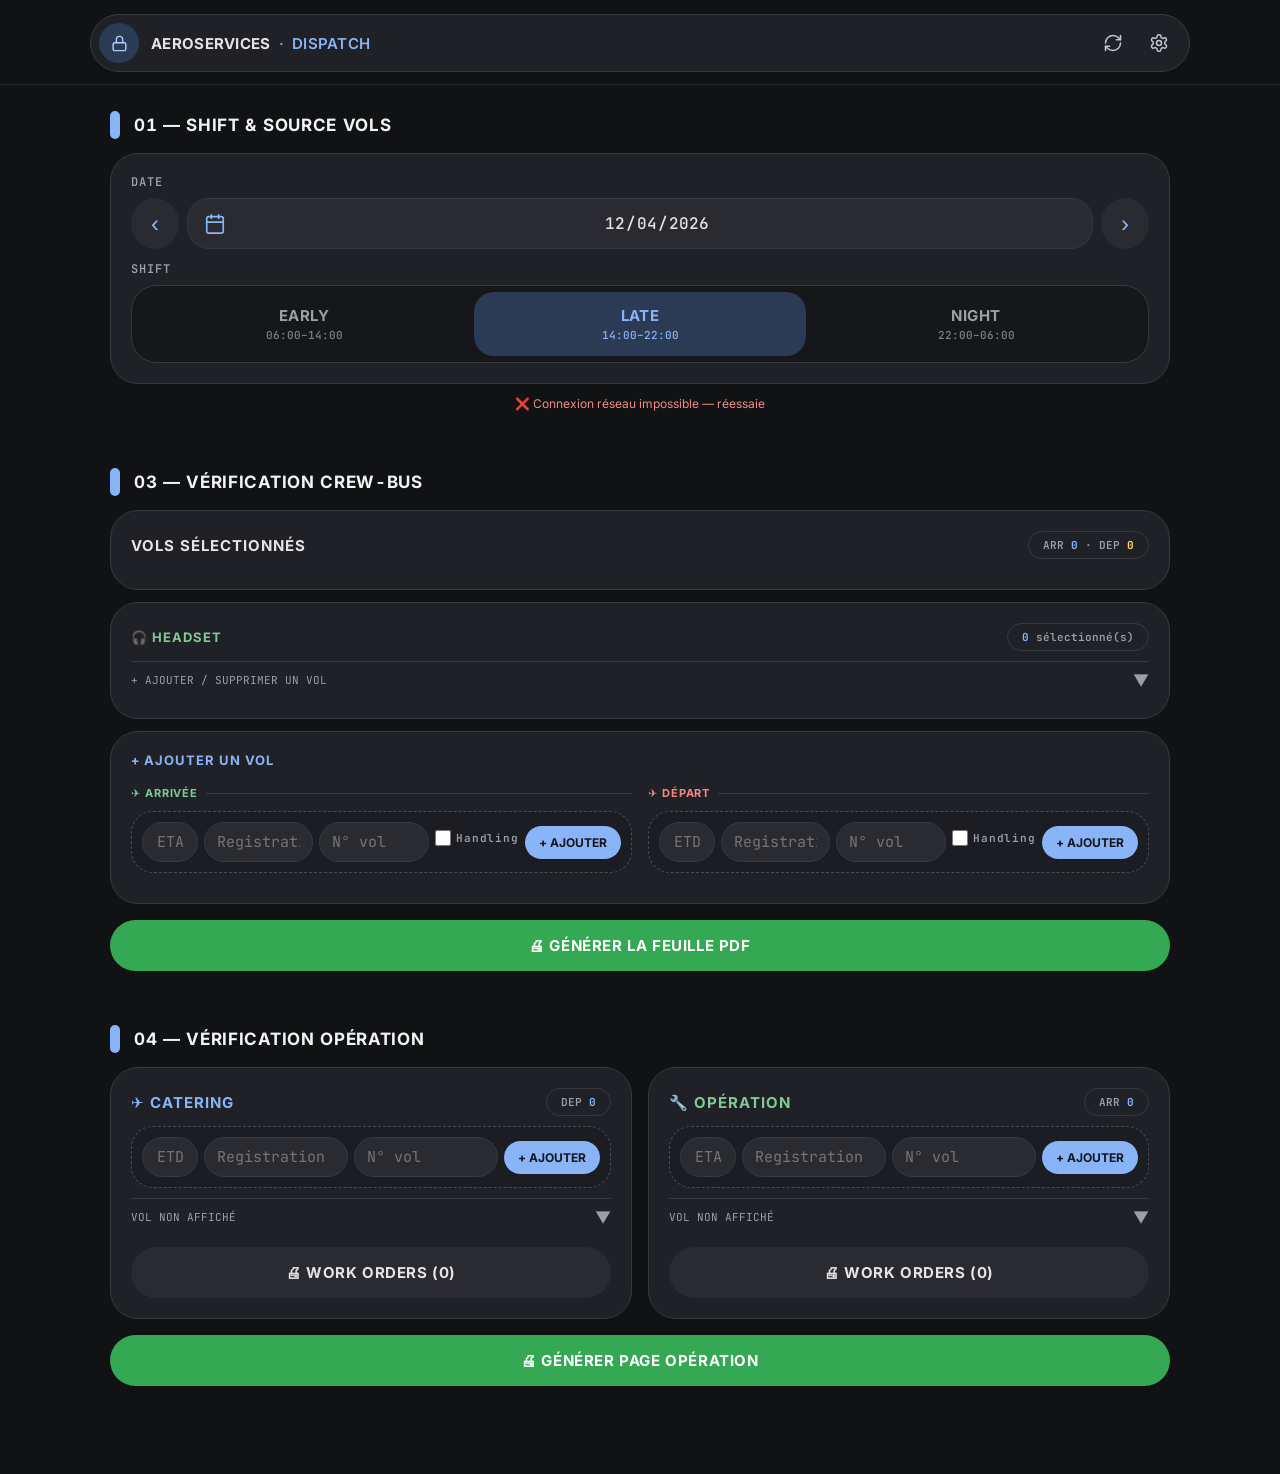
<file: index.html>
<!DOCTYPE html>
<html lang="fr">
<head>
<meta charset="UTF-8">
<meta name="viewport" content="width=device-width, initial-scale=1.0, maximum-scale=1.0">
<meta name="apple-mobile-web-app-capable" content="yes">
<meta name="theme-color" content="#111214">
<title>AeroServices — Dispatch</title>
<link rel="stylesheet" href="css/base.css?v=20261121k">
<link rel="stylesheet" href="css/components.css?v=20261121k">
<link rel="stylesheet" href="css/print.css?v=20261121k">
<link rel="stylesheet" href="css/timeline.css?v=20261121k">
<link rel="stylesheet" href="css/workorder.css?v=20261121k">
<link rel="stylesheet" href="css/theme.css?v=20261121k">
</head>
<body>

<div class="header">
  <div class="header-inner">
    <div class="header-top">
      <div class="header-left">
        <span class="logo-ic"><svg viewBox="0 0 24 24" width="22" height="22" fill="none" stroke="currentColor" stroke-width="1.8" stroke-linecap="round" stroke-linejoin="round" aria-hidden="true"><rect x="4" y="11" width="16" height="10" rx="2"/><path d="M8 11V7a4 4 0 0 1 8 0v4"/></svg></span>
        <div class="logo">AEROSERVICES<span>DISPATCH</span></div>
      </div>
      <button class="icon-btn" onclick="loadFromFids({merge:true})" aria-label="Synchroniser"><svg viewBox="0 0 24 24" width="22" height="22" fill="none" stroke="currentColor" stroke-width="1.8" stroke-linecap="round" stroke-linejoin="round" aria-hidden="true"><path d="M3 12a9 9 0 0 1 9-9 9.75 9.75 0 0 1 6.74 2.74L21 8"/><path d="M21 3v5h-5"/><path d="M21 12a9 9 0 0 1-9 9 9.75 9.75 0 0 1-6.74-2.74L3 16"/><path d="M8 16H3v5"/></svg></button>
      <button class="icon-btn" onclick="openSettings()" aria-label="Paramètres"><svg viewBox="0 0 24 24" width="22" height="22" fill="none" stroke="currentColor" stroke-width="1.8" stroke-linecap="round" stroke-linejoin="round" aria-hidden="true"><path d="M12.22 2h-.44a2 2 0 0 0-2 2v.18a2 2 0 0 1-1 1.73l-.43.25a2 2 0 0 1-2 0l-.15-.08a2 2 0 0 0-2.73.73l-.22.38a2 2 0 0 0 .73 2.73l.15.1a2 2 0 0 1 1 1.72v.51a2 2 0 0 1-1 1.74l-.15.09a2 2 0 0 0-.73 2.73l.22.38a2 2 0 0 0 2.73.73l.15-.08a2 2 0 0 1 2 0l.43.25a2 2 0 0 1 1 1.73V20a2 2 0 0 0 2 2h.44a2 2 0 0 0 2-2v-.18a2 2 0 0 1 1-1.73l.43-.25a2 2 0 0 1 2 0l.15.08a2 2 0 0 0 2.73-.73l.22-.39a2 2 0 0 0-.73-2.73l-.15-.08a2 2 0 0 1-1-1.74v-.5a2 2 0 0 1 1-1.74l.15-.09a2 2 0 0 0 .73-2.73l-.22-.38a2 2 0 0 0-2.73-.73l-.15.08a2 2 0 0 1-2 0l-.43-.25a2 2 0 0 1-1-1.73V4a2 2 0 0 0-2-2z"/><circle cx="12" cy="12" r="3"/></svg></button>
    </div>
    <div class="steps">
      <div class="dot on" id="d0"></div>
      <div class="dot" id="d1"></div>
      <div class="dot" id="d2"></div>
      <div class="dot" id="d3"></div>
    </div>
  </div>
</div>

<!-- SETTINGS OVERLAY -->
<div class="settings-overlay" id="settingsOverlay">
  <div class="settings-panel">
    <div class="settings-header">
      <div class="settings-title">⚙️ PARAMÈTRES</div>
      <button class="settings-close" onclick="closeSettings()">✕ FERMER</button>
    </div>

    <!-- Crew-Bus -->
    <div class="settings-section">
      <div class="settings-section-title">✈ CREW-BUS — VOLS INCLUS</div>
      <div class="settings-rule">
        <span class="settings-rule-handler">WFS</span>
        <div class="prefix-list"><span class="prefix-tag">Tous ✓</span></div>
      </div>
      <div class="settings-rule">
        <span class="settings-rule-handler">CHALLENGE</span>
        <div class="prefix-list"><span class="prefix-tag">Tous ✓</span></div>
      </div>
      <div class="settings-rule">
        <span class="settings-rule-handler">SWISSPORT</span>
        <div class="prefix-list" id="cb-swp-list"></div>
      </div>
      <div class="prefix-add">
        <input type="text" id="cb-swp-input" placeholder="ex: TAY" maxlength="6">
        <button onclick="addPrefix('cb-swp','swissport_cb')">+ AJOUTER</button>
      </div>
      <div class="settings-rule" style="margin-top:10px">
        <span class="settings-rule-handler">AVIAPARTNER</span>
        <div class="prefix-list" id="cb-avia-list"></div>
      </div>
      <div class="prefix-add">
        <input type="text" id="cb-avia-input" placeholder="ex: ABB" maxlength="6">
        <button onclick="addPrefix('cb-avia','avia_cb')">+ AJOUTER</button>
      </div>
    </div>

    <!-- Catering -->
    <div class="settings-section">
      <div class="settings-section-title">🍽 CATERING — PRÉFIXES PAR DÉFAUT</div>
      <div class="prefix-list" id="cat-list"></div>
      <div class="prefix-add">
        <input type="text" id="cat-input" placeholder="ex: ETH" maxlength="6">
        <button onclick="addPrefix('cat','catering')">+ AJOUTER</button>
      </div>
    </div>

    <!-- Opérations -->
    <div class="settings-section">
      <div class="settings-section-title">🔧 OPÉRATIONS — VOLS INCLUS</div>
      <div class="settings-rule">
        <span class="settings-rule-handler">WFS</span>
        <div class="prefix-list" id="ops-wfs-list"></div>
      </div>
      <div style="font-size:10px;color:#9aa0a6;font-family:var(--f-m);margin:4px 0 6px 98px">Préfixes exclus :</div>
      <div class="prefix-add" style="margin-left:98px">
        <input type="text" id="ops-wfs-ex-input" placeholder="ex: SVA (exclu)" maxlength="6">
        <button onclick="addPrefix('ops-wfs-ex','wfs_ops_exclude')">+ EXCLURE</button>
      </div>
      <div class="prefix-list" id="ops-wfs-ex-list" style="margin-left:98px;margin-top:6px"></div>

      <div class="settings-rule" style="margin-top:10px">
        <span class="settings-rule-handler">CHALLENGE</span>
        <div class="prefix-list" id="ops-chal-list"></div>
      </div>
      <div class="prefix-add">
        <input type="text" id="ops-chal-input" placeholder="ex: ICL" maxlength="6">
        <button onclick="addPrefix('ops-chal','challenge_ops')">+ AJOUTER</button>
      </div>

      <div class="settings-rule" style="margin-top:10px">
        <span class="settings-rule-handler">SWISSPORT</span>
        <div class="prefix-list" id="ops-swp-list"></div>
      </div>
      <div class="prefix-add">
        <input type="text" id="ops-swp-input" placeholder="ex: GTI" maxlength="6">
        <button onclick="addPrefix('ops-swp','swissport_ops')">+ AJOUTER</button>
      </div>

      <div class="settings-rule" style="margin-top:10px">
        <span class="settings-rule-handler">AVIAPARTNER</span>
        <div class="prefix-list" id="ops-avia-list"></div>
      </div>
      <div class="prefix-add">
        <input type="text" id="ops-avia-input" placeholder="ex: ABB" maxlength="6">
        <button onclick="addPrefix('ops-avia','avia_ops')">+ AJOUTER</button>
      </div>
    </div>

    <!-- Headset par défaut -->
    <div class="settings-section">
      <div class="settings-section-title">🎧 HEADSET — SÉLECTION PAR DÉFAUT</div>
      <div style="font-size:10px;color:#9aa0a6;font-family:var(--f-m);margin-bottom:10px;line-height:1.6">
        Vols DEP à cocher automatiquement en Headset dès le chargement (n° de vol complet ou préfixe compagnie, ex: QTR8235 ou QTR).
      </div>
      <div class="prefix-list" id="hs-default-list"></div>
      <div class="prefix-add">
        <input type="text" id="hs-default-input" placeholder="ex: QTR8235" maxlength="10">
        <button onclick="addPrefix('hs-default','headset_default')">+ AJOUTER</button>
      </div>
    </div>

    <!-- FedEx -->
    <div class="settings-section">
      <div class="settings-section-title">📦 TABLEAU FEDEX — TYPES D'AVION</div>
      <div style="font-size:10px;color:#9aa0a6;font-family:var(--f-m);margin-bottom:10px;line-height:1.6">
        Affiche un petit tableau à part pour les vols FedEx dont le type d'avion correspond à cette liste.
      </div>
      <div class="prefix-list" id="fedex-ac-list"></div>
      <div class="prefix-add">
        <input type="text" id="fedex-ac-input" placeholder="ex: B738" maxlength="6">
        <button onclick="addPrefix('fedex-ac','fedex_ac_types')">+ AJOUTER</button>
      </div>
    </div>

    <!-- Fuseau horaire -->
    <div class="settings-section">
      <div class="settings-section-title">🕐 FUSEAU HORAIRE FIDS</div>
      <div style="font-size:10px;color:#9aa0a6;font-family:var(--f-m);margin-bottom:10px;line-height:1.6">
        Le FIDS de Liège Airport donne ses heures en UTC. Choisis le décalage à appliquer selon la saison pour afficher l'heure locale belge.
      </div>
      <div class="sgrid" style="grid-template-columns:1fr 1fr">
        <button class="sbtn" id="utc1Btn" onclick="setUtcOffset(1,this)">HIVER<span>UTC +1</span></button>
        <button class="sbtn" id="utc2Btn" onclick="setUtcOffset(2,this)">ÉTÉ<span>UTC +2</span></button>
      </div>
    </div>

    <div style="padding:16px 20px">
    <!-- Work Order -->
    <div id="cloudStatus" style="margin:0 0 12px;padding:10px 12px;border-radius:12px;font-size:13px;border:1px solid var(--line,#363940);color:var(--muted,#9aa0a6)"></div>
    <div class="settings-section" id="woSettings"></div>

      <button class="settings-save" onclick="saveSettings()">✓ SAUVEGARDER</button>
    </div>
  </div>
</div>

<!-- ═══ SECTION 1 : SHIFT + FIDS ═══ -->
<div class="sec" id="s0">
  <div class="lbl">01 — SHIFT &amp; SOURCE VOLS</div>
  <div class="card">
    <div style="margin-bottom:12px">
      <label>DATE</label>
      <div class="date-nav">
        <button class="dn-btn" onclick="shiftDay(-1)" aria-label="Jour précédent">‹</button>
        <input type="date" id="sDate" onchange="onDateChange()">
        <button class="dn-btn" onclick="shiftDay(1)" aria-label="Jour suivant">›</button>
      </div>
    </div>
    <div>
      <label>SHIFT</label>
      <div class="sgrid">
        <button class="sbtn" id="bE" onclick="selShift('EARLY',this)">EARLY<span>06:00–14:00</span></button>
        <button class="sbtn" id="bL" onclick="selShift('LATE',this)">LATE<span>14:00–22:00</span></button>
        <button class="sbtn sel" id="bN" onclick="selShift('NIGHT',this)">NIGHT<span>22:00–06:00</span></button>
      </div>
    </div>
  </div>

  <!-- ── FIDS AUTO-LOAD ── -->
  <div id="fidsStatus" style="font-family:var(--f-m);font-size:11px;text-align:center;min-height:16px;margin-bottom:10px;color:#9aa0a6"></div>
</div>

<!-- ═══ SECTION 2 : TIMELINE ═══ -->
<div id="tlSection" class="tl-section" style="padding:0 20px;max-width:1100px;margin:0 auto">
  <div class="lbl" style="padding-top:4px">02 — TEMPS SOL PAR AVION</div>
  <div class="tl-card">
    <div class="tl-header">
      <div class="tl-title">⏱ TEMPS SOL PAR AVION</div>
    </div>
    <div class="tl-scroll">
      <div id="tlInner" class="tl-inner"></div>
    </div>
  </div>
</div>

<!-- ═══ SECTION 3 : VÉRIFICATION CREW-BUS ═══ -->
<div class="sec" id="s2">
  <div class="lbl">03 — VÉRIFICATION CREW-BUS</div>
  <div class="card">
    <div class="fhdr">
      <div style="font-family:var(--f-d);font-size:15px;letter-spacing:1px">VOLS SÉLECTIONNÉS</div>
      <div class="cnt">ARR <b id="cA">0</b> · DEP <b id="cD">0</b></div>
    </div>
    <div class="prev-grid">
      <div id="prevArr"></div>
      <div id="prevDep"></div>
    </div>
  </div>
  <div class="card" id="cardExcluded" style="display:none">
    <div class="fhdr" onclick="toggleCollapse('exPanel','exChev')" style="cursor:pointer;margin-bottom:0">
      <div style="font-family:var(--f-d);font-size:13px;letter-spacing:1px;color:#9aa0a6">AUTRES VOLS DISPONIBLES</div>
      <div style="display:flex;align-items:center;gap:8px">
        <div class="cnt"><b id="cEx">0</b> vols</div>
        <span id="exChev" style="color:#9aa0a6;font-size:16px;transition:transform .2s">▼</span>
      </div>
    </div>
    <div id="exPanel" style="display:none;margin-top:12px"><div id="prevEx"></div></div>
  </div>
  <div class="card">
    <div class="fhdr" style="margin-bottom:10px">
      <div style="font-family:var(--f-d);font-size:13px;letter-spacing:1px;color:#81c995">🎧 HEADSET</div>
      <div class="cnt"><b id="cHs">0</b> sélectionné(s)</div>
    </div>
    <div id="hsList"></div>
    <div style="margin-top:10px">
      <div onclick="toggleCollapse('hsPanel','hsChev')" style="cursor:pointer;display:flex;justify-content:space-between;align-items:center;padding:8px 0;border-top:1px solid #363940">
        <span style="font-family:var(--f-m);font-size:11px;color:#9aa0a6">+ AJOUTER / SUPPRIMER UN VOL</span>
        <span id="hsChev" style="color:#9aa0a6;transition:transform .2s">▼</span>
      </div>
      <div id="hsPanel" style="display:none">
        <div style="font-size:11px;color:#9aa0a6;font-family:var(--f-m);margin:8px 0">Vols DEP dans la fenêtre — ETD directe</div>
        <div id="hsAllList"></div>
      </div>
    </div>
  </div>
  <div class="card">
    <div class="fhdr" style="margin-bottom:10px">
      <div style="font-family:var(--f-d);font-size:13px;letter-spacing:1px;color:#8ab4f8">+ AJOUTER UN VOL</div>
    </div>
    <div class="prev-grid">
      <div>
        <div class="grp a" style="margin-bottom:6px">✈ ARRIVÉE</div>
        <div class="add-compact" style="flex-wrap:wrap">
          <input type="text" id="manATime" class="ac-time" placeholder="ETA">
          <input type="text" id="manAReg" class="ac-reg" placeholder="Registration">
          <input type="text" id="manAFlight" class="ac-flight" placeholder="N° vol">
          <label class="ac-chk"><input type="checkbox" id="manAHand"> Handling</label>
          <button onclick="addManual('arr')">+ AJOUTER</button>
        </div>
      </div>
      <div>
        <div class="grp d" style="margin-bottom:6px">✈ DÉPART</div>
        <div class="add-compact" style="flex-wrap:wrap">
          <input type="text" id="manDTime" class="ac-time" placeholder="ETD">
          <input type="text" id="manDReg" class="ac-reg" placeholder="Registration">
          <input type="text" id="manDFlight" class="ac-flight" placeholder="N° vol">
          <label class="ac-chk"><input type="checkbox" id="manDHand"> Handling</label>
          <button onclick="addManual('dep')">+ AJOUTER</button>
        </div>
      </div>
    </div>
  </div>
  <button class="btn bg" onclick="genPDF()" style="margin-bottom:8px">🖨 GÉNÉRER LA FEUILLE PDF</button>
</div>

<!-- ═══ SECTION 4 : VÉRIFICATION OPÉRATION ═══ -->
<div class="sec" id="s3">
  <div class="lbl">04 — VÉRIFICATION OPÉRATION</div>
  <div class="ops-grid" id="opsGrid">
  <div class="card">
    <div class="fhdr" style="margin-bottom:10px">
      <div style="font-family:var(--f-d);font-size:15px;letter-spacing:1px;color:#8ab4f8">✈ CATERING</div>
      <div class="cnt">DEP <b id="cCat">0</b></div>
    </div>
    <div id="catList"></div>
    <div class="add-compact">
      <input type="text" id="catAddTime" class="ac-time" placeholder="ETD">
      <input type="text" id="catAddReg" class="ac-reg" placeholder="Registration">
      <input type="text" id="catAddFlight" class="ac-flight" placeholder="N° vol">
      <button onclick="addManualCatering()">+ AJOUTER</button>
    </div>
    <div style="margin-top:10px">
      <div onclick="toggleCollapse('catPanel','catChev')" style="cursor:pointer;display:flex;justify-content:space-between;align-items:center;padding:8px 0;border-top:1px solid #363940">
        <span style="font-family:var(--f-m);font-size:11px;color:#9aa0a6">VOL NON AFFICHÉ</span>
        <span id="catChev" style="color:#9aa0a6;transition:transform .2s">▼</span>
      </div>
      <div id="catPanel" style="display:none"><div id="catAllList"></div></div>
    </div>
    <button class="btn bs wo-btn" id="woCatBtn" onclick="printWorkOrders('cat')">🖨 WORK ORDERS (0)</button>
  </div>
  <div class="card">
    <div class="fhdr" style="margin-bottom:10px">
      <div style="font-family:var(--f-d);font-size:15px;letter-spacing:1px;color:#81c995">🔧 OPÉRATION</div>
      <div class="cnt">ARR <b id="cOps">0</b></div>
    </div>
    <div id="opsList"></div>
    <div class="add-compact">
      <input type="text" id="opsAddTime" class="ac-time" placeholder="ETA">
      <input type="text" id="opsAddReg" class="ac-reg" placeholder="Registration">
      <input type="text" id="opsAddFlight" class="ac-flight" placeholder="N° vol">
      <button onclick="addManualOperation()">+ AJOUTER</button>
    </div>
    <div style="margin-top:10px">
      <div onclick="toggleCollapse('opsPanel','opsChev')" style="cursor:pointer;display:flex;justify-content:space-between;align-items:center;padding:8px 0;border-top:1px solid #363940">
        <span style="font-family:var(--f-m);font-size:11px;color:#9aa0a6">VOL NON AFFICHÉ</span>
        <span id="opsChev" style="color:#9aa0a6;transition:transform .2s">▼</span>
      </div>
      <div id="opsPanel" style="display:none"><div id="opsAllList"></div></div>
    </div>
    <button class="btn bs wo-btn" id="woOpsBtn" onclick="printWorkOrders('ops')">🖨 WORK ORDERS (0)</button>
  </div>
  <div class="card" id="fedexCard" style="display:none">
    <div class="fhdr" style="margin-bottom:10px">
      <div style="font-family:var(--f-d);font-size:15px;letter-spacing:1px;color:#fdd663">📦 FEDEX</div>
      <div class="cnt"><b id="cFedex">0</b> vol(s)</div>
    </div>
    <table style="width:100%;border-collapse:collapse">
      <thead>
        <tr style="border-bottom:1px solid #363940">
          <th style="text-align:left;font-family:var(--f-m);font-size:9px;letter-spacing:.5px;color:#9aa0a6;padding:5px 6px;text-transform:uppercase">Reg.</th>
          <th style="text-align:left;font-family:var(--f-m);font-size:9px;letter-spacing:.5px;color:#9aa0a6;padding:5px 6px;text-transform:uppercase">Vol</th>
          <th style="text-align:left;font-family:var(--f-m);font-size:9px;letter-spacing:.5px;color:#9aa0a6;padding:5px 6px;text-transform:uppercase">ETA</th>
          <th style="text-align:left;font-family:var(--f-m);font-size:9px;letter-spacing:.5px;color:#9aa0a6;padding:5px 6px;text-transform:uppercase">Stand</th>
        </tr>
      </thead>
      <tbody id="fedexTblBody"></tbody>
    </table>
    <button class="btn bs wo-btn" id="woFedexBtn" onclick="printWorkOrders('fedex')">🖨 WORK ORDERS (0)</button>
  </div>
  </div>
  <button class="btn bg" onclick="genPDFOps()" style="margin-bottom:8px">🖨 GÉNÉRER PAGE OPÉRATION</button>
</div>

<div id="sheetWO"></div>

<!-- FEUILLE PRINT OPS (page 2) -->
<div id="sheetOps">
  <!-- Catering table -->
  <div style="font-family:Arial;font-size:9pt;font-weight:bold;padding:4pt 0 2pt;letter-spacing:1pt">CATERING</div>
  <table class="pt">
    <thead><tr>
      <th style="width:13%">Registration</th>
      <th style="width:15%">Flight Number</th>
      <th style="width:12%">Up Lift</th>
      <th style="width:12%">ETD</th>
    </tr></thead>
    <tbody id="shOps-cat"></tbody>
  </table>
  <br>
  <!-- Operations table -->
  <div style="font-family:Arial;font-size:9pt;font-weight:bold;padding:4pt 0 2pt;letter-spacing:1pt">OPÉRATION</div>
  <table class="pt">
    <thead><tr>
      <th style="width:13%">Registration</th>
      <th style="width:15%">Flight Number</th>
      <th style="width:10%">Stand</th>
      <th style="width:10%">ETA</th>
      <th style="width:52%">Tâche</th>
    </tr></thead>
    <tbody id="shOps-ops"></tbody>
  </table>
  <div id="shOps-fedex-block" style="display:none">
    <br>
    <div style="font-family:Arial;font-size:9pt;font-weight:bold;padding:4pt 0 2pt;letter-spacing:1pt">FEDEX</div>
    <table class="pt" style="width:50%;table-layout:fixed">
      <thead><tr>
        <th style="width:50%">Registration</th>
        <th style="width:50%">ETA</th>
      </tr></thead>
      <tbody id="shOps-fedex"></tbody>
    </table>
  </div>
</div>

<!-- FEUILLE PRINT -->
<div id="sheet">
  <div class="ph">
    <div class="ph-l" id="sh-date"></div>
    <div class="ph-m" id="sh-shift"></div>
    <div class="ph-r"></div>
  </div>
  <table class="pt">
    <thead><tr>
      <th class="col-reg">Registration</th>
      <th class="col-flt">Flight Number</th>
      <th class="col-arr">ARR</th>
      <th class="col-pup">Pick up</th>
      <th class="col-time">Time</th>
      <th class="col-note">Note</th>
      <th class="col-stand">Stand</th>
    </tr></thead>
    <tbody id="sh-rows"></tbody>
  </table>
  <br>
  <table class="pb">
    <tr>
      <td colspan="3" class="psh pb-sep-r">Headset</td>
      <td colspan="4" class="psh pb-sep-r">Handling</td>
      <td class="psh">Renting</td>
    </tr>
    <tr>
      <th style="width:15%">Registration</th>
      <th style="width:12%">FLT #</th>
      <th style="width:12%;border-right:4pt solid black">Depart</th>
      <th style="width:15%">Registration</th>
      <th style="width:12%">FLT #</th>
      <th style="width:10%">ARR</th>
      <th style="width:10%;border-right:4pt solid black">DEP</th>
      <th style="width:14%"></th>
    </tr>
    <tbody id="sh-bottom-rows"></tbody>
  </table>
</div>

<script src="js/config.js?v=20261121k"></script>
<script src="js/settings.js?v=20261121k"></script>
<script src="js/core.js?v=20261121k"></script>
<script src="js/fids.js?v=20261121k"></script>
<script src="js/crewbus.js?v=20261121k"></script>
<script src="js/ops.js?v=20261121k"></script>
<script src="js/wo-logo.js?v=20261121k"></script>
<script src="js/workorder.js?v=20261121k"></script>
<script src="js/wo-settings.js?v=20261121k"></script>
<script src="js/timeline.js?v=20261121k"></script>
<script src="js/nav.js?v=20261121k"></script>
<script src="js/sync.js?v=20261121k"></script>
<script src="js/init.js?v=20261121k"></script>

<!-- ═══ NAV MOBILE (bas d'écran, visible uniquement sur mobile) ═══ -->
<nav id="mobileNav">
  <div class="mnav-row">
    <button class="mnav-btn" data-nav="s0" onclick="navScrollTo('s0',this)"><span class="mnav-ic"><svg viewBox="0 0 24 24" width="22" height="22" fill="none" stroke="currentColor" stroke-width="1.8" stroke-linecap="round" stroke-linejoin="round" aria-hidden="true"><rect x="3" y="3" width="7" height="9" rx="1"/><rect x="14" y="3" width="7" height="5" rx="1"/><rect x="14" y="12" width="7" height="9" rx="1"/><rect x="3" y="16" width="7" height="5" rx="1"/></svg></span>Dashboard</button>
    <button class="mnav-btn" data-nav="tlSection" onclick="navScrollTo('tlSection',this)"><span class="mnav-ic"><svg viewBox="0 0 24 24" width="22" height="22" fill="none" stroke="currentColor" stroke-width="1.8" stroke-linecap="round" stroke-linejoin="round" aria-hidden="true"><line x1="10" x2="14" y1="2" y2="2"/><line x1="12" x2="15" y1="14" y2="11"/><circle cx="12" cy="14" r="8"/></svg></span>Temps sol</button>
    <button class="mnav-btn" data-nav="s2" onclick="navScrollTo('s2',this)"><span class="mnav-ic"><svg viewBox="0 0 24 24" width="22" height="22" fill="none" stroke="currentColor" stroke-width="1.8" stroke-linecap="round" stroke-linejoin="round" aria-hidden="true"><path d="M17.8 19.2 16 11l3.5-3.5C21 6 21.5 4 21 3c-1-.5-3 0-4.5 1.5L13 8 4.8 6.2c-.5-.1-.9.1-1.1.5l-.3.5c-.2.5-.1 1 .3 1.3L9 12l-2 3H4l-1 1 3 2 2 3 1-1v-3l3-2 3.5 5.3c.3.4.8.5 1.3.3l.5-.2c.4-.3.6-.7.5-1.2z"/></svg></span>Arrivées</button>
    <button class="mnav-btn" data-nav="s3" onclick="navScrollTo('s3',this)"><span class="mnav-ic"><svg viewBox="0 0 24 24" width="22" height="22" fill="none" stroke="currentColor" stroke-width="1.8" stroke-linecap="round" stroke-linejoin="round" aria-hidden="true"><path d="M20 13c0 5-3.5 7.5-7.66 8.95a1 1 0 0 1-.67-.01C7.5 20.5 4 18 4 13V6a1 1 0 0 1 1-1c2 0 4.5-1.2 6.24-2.72a1.17 1.17 0 0 1 1.52 0C14.51 3.81 17 5 19 5a1 1 0 0 1 1 1z"/><path d="m9 12 2 2 4-4"/></svg></span>Vérification</button>
  </div>
</nav>

</body>
</html>
</file>
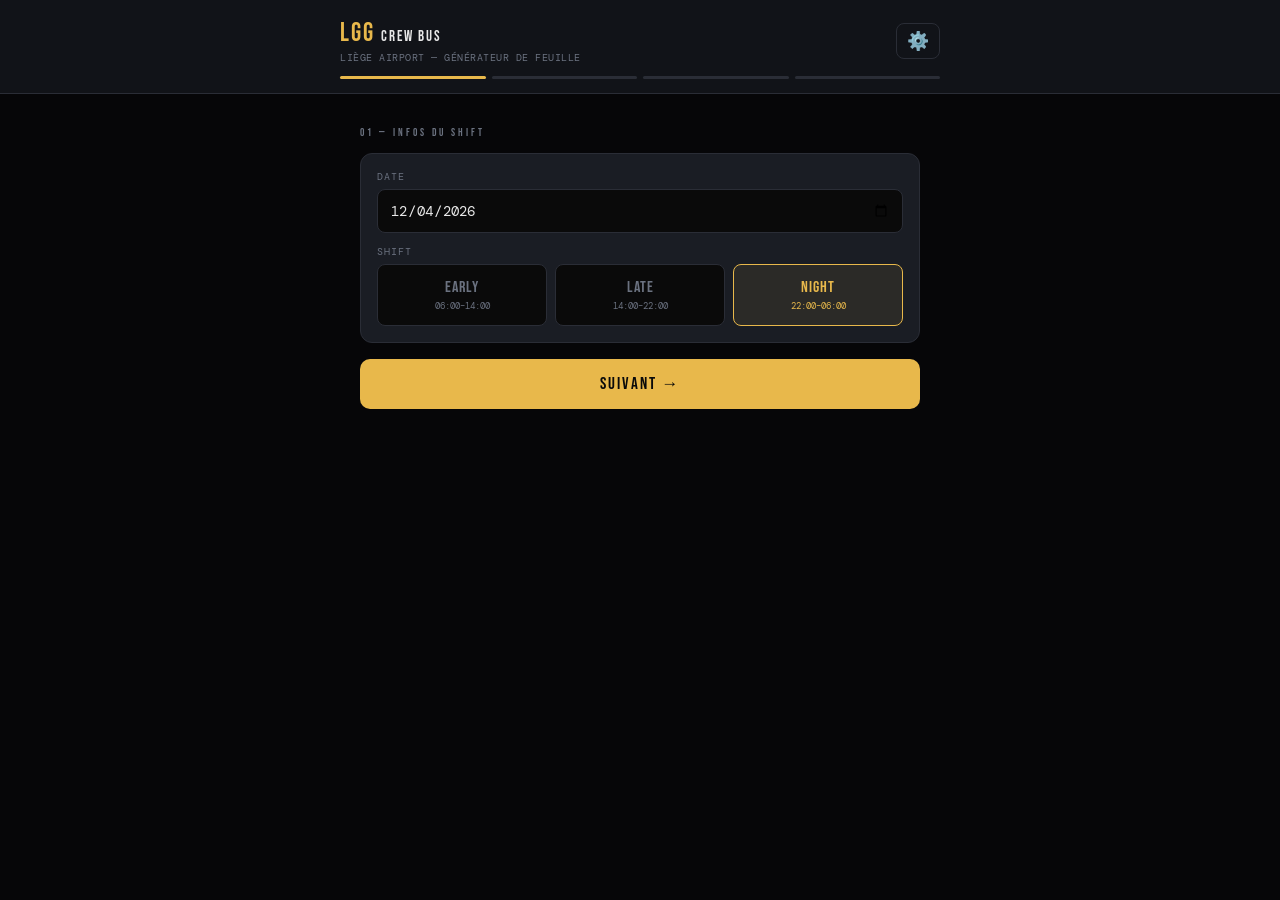
<file: index (2).html>
<!DOCTYPE html>
<html lang="fr">
<head>
<meta charset="UTF-8">
<meta name="viewport" content="width=device-width, initial-scale=1.0, maximum-scale=1.0">
<meta name="apple-mobile-web-app-capable" content="yes">
<title>Crew Bus — LGG</title>
<style>
@import url('https://fonts.googleapis.com/css2?family=Bebas+Neue&family=DM+Sans:wght@400;600&family=DM+Mono:wght@400;500&display=swap');
*{box-sizing:border-box;margin:0;padding:0;-webkit-tap-highlight-color:transparent}
body{background:#0a0a0a;color:#e8e8e8;font-family:'DM Sans',sans-serif;min-height:100vh;padding-bottom:60px}

/* ── RESPONSIVE DESKTOP ── */
.header-inner{max-width:600px;margin:0 auto}
.sec{padding:20px;display:none}.sec.show{display:block;max-width:600px;margin:0 auto}

@media(min-width:700px){
  body{background:#060608}
  .sec.show{padding:32px 20px}
  .card{border-radius:14px}
  .logo{font-size:30px}
  .sub{font-size:11px}
  .settings-panel{max-width:600px;margin:40px auto}
  .header-top{max-width:600px;margin:0 auto}
  .steps{max-width:600px;margin:8px auto 0}
}
.header{background:#111318;border-bottom:1px solid #2a2d36;padding:18px 20px 14px;position:sticky;top:0;z-index:100}
.header-top{display:flex;align-items:center;justify-content:space-between}
.header-left{}
.logo{font-family:'Bebas Neue',sans-serif;font-size:26px;letter-spacing:2px;color:#e8b84b}
.logo span{color:#e8e8e8;font-size:15px}
.sub{font-size:10px;color:#6b7280;letter-spacing:.5px;font-family:'DM Mono',monospace;margin-top:2px}
.settings-btn{background:transparent;border:1px solid #2a2d36;border-radius:8px;color:#6b7280;font-size:18px;padding:6px 10px;cursor:pointer;transition:all .2s;flex-shrink:0}
.settings-btn:hover{border-color:#e8b84b;color:#e8b84b}

/* Settings overlay */
.settings-overlay{display:none;position:fixed;inset:0;z-index:9999;background:rgba(0,0,0,.7);overflow-y:auto}
.settings-overlay.open{display:block}
.settings-panel{background:#111318;border-radius:16px;margin:20px;padding:0;overflow:hidden}
.settings-header{display:flex;align-items:center;justify-content:space-between;padding:16px 20px;border-bottom:1px solid #2a2d36}
.settings-title{font-family:'Bebas Neue',sans-serif;font-size:20px;letter-spacing:2px;color:#e8b84b}
.settings-close{background:transparent;border:1px solid #2a2d36;border-radius:8px;color:#6b7280;font-size:16px;padding:5px 10px;cursor:pointer}
.settings-section{padding:16px 20px;border-bottom:1px solid #2a2d36}
.settings-section:last-child{border-bottom:none}
.settings-section-title{font-family:'Bebas Neue',sans-serif;font-size:13px;letter-spacing:2px;color:#e8e8e8;margin-bottom:12px}
.settings-rule{display:flex;align-items:center;gap:8px;margin-bottom:8px;flex-wrap:wrap}
.settings-rule-handler{font-family:'DM Mono',monospace;font-size:11px;color:#6b7280;width:90px;flex-shrink:0}
.prefix-list{display:flex;flex-wrap:wrap;gap:6px;flex:1}
.prefix-tag{display:inline-flex;align-items:center;gap:4px;background:#1a1d24;border:1px solid #2a2d36;border-radius:6px;padding:3px 8px;font-family:'DM Mono',monospace;font-size:11px;color:#e8e8e8}
.prefix-tag button{background:none;border:none;color:#e84b4b;cursor:pointer;font-size:12px;padding:0 2px;line-height:1}
.prefix-add{display:flex;gap:6px;margin-top:8px}
.prefix-add input{flex:1;background:#0a0a0a;border:1px solid #2a2d36;border-radius:6px;color:#e8e8e8;font-family:'DM Mono',monospace;font-size:12px;padding:6px 10px;outline:none}
.prefix-add input:focus{border-color:#e8b84b}
.prefix-add button{background:#e8b84b;border:none;border-radius:6px;color:#0a0a0a;font-family:'Bebas Neue',sans-serif;font-size:13px;letter-spacing:1px;padding:6px 12px;cursor:pointer}
.settings-save{width:100%;padding:14px;background:#4be8a0;border:none;border-radius:10px;color:#0a0a0a;font-family:'Bebas Neue',sans-serif;font-size:16px;letter-spacing:2px;cursor:pointer;margin-top:4px}
.steps{display:flex;gap:6px;margin-top:12px}
.dot{flex:1;height:3px;border-radius:2px;background:#2a2d36;transition:background .3s}
.dot.on{background:#e8b84b}.dot.done{background:#4be8a0}
.sec{padding:20px;display:none}.sec.show{display:block}
.lbl{font-family:'Bebas Neue',sans-serif;font-size:11px;letter-spacing:3px;color:#6b7280;margin-bottom:14px}
.card{background:#1a1d24;border:1px solid #2a2d36;border-radius:12px;padding:16px;margin-bottom:12px}
label{display:block;font-size:10px;color:#6b7280;letter-spacing:1px;margin-bottom:6px;font-family:'DM Mono',monospace}
input[type=date]{width:100%;background:#0a0a0a;border:1px solid #2a2d36;border-radius:8px;color:#e8e8e8;font-family:'DM Mono',monospace;font-size:14px;padding:11px 12px;outline:none;-webkit-appearance:none}
input[type=text]{width:100%;background:#0a0a0a;border:1px solid #2a2d36;border-radius:8px;color:#e8e8e8;font-family:'DM Mono',monospace;font-size:14px;padding:10px 12px;outline:none;-webkit-appearance:none}
input:focus{border-color:#e8b84b}
textarea{width:100%;background:#0a0a0a;border:1px solid #2a2d36;border-radius:8px;color:#e8e8e8;font-family:'DM Mono',monospace;font-size:15px;padding:12px;outline:none;resize:none;min-height:240px;line-height:1.7}
textarea:focus{border-color:#e8b84b}
.sgrid{display:grid;grid-template-columns:1fr 1fr 1fr;gap:8px}
.sbtn{border:1px solid #2a2d36;border-radius:8px;background:#0a0a0a;color:#6b7280;font-family:'Bebas Neue',sans-serif;font-size:16px;letter-spacing:1px;padding:13px 4px;cursor:pointer;width:100%;text-align:center;transition:all .2s}
.sbtn span{display:block;font-family:'DM Mono',monospace;font-size:9px;font-weight:400;margin-top:3px;letter-spacing:0}
.sbtn.sel{border-color:#e8b84b;color:#e8b84b;background:rgba(232,184,75,.08)}
.btn{width:100%;padding:15px;border:none;border-radius:10px;font-family:'Bebas Neue',sans-serif;font-size:17px;letter-spacing:2px;cursor:pointer;transition:all .2s;margin-top:4px}
.btn:active{transform:scale(.97)}
.bp{background:#e8b84b;color:#0a0a0a}.bs{background:transparent;border:1px solid #2a2d36;color:#6b7280}.bg{background:#4be8a0;color:#0a0a0a}
.brow{display:flex;gap:10px;margin-top:4px}
.brow .bs{flex:.42}.brow .bp,.brow .bg{flex:1}
.tip{background:rgba(232,184,75,.06);border:1px solid rgba(232,184,75,.2);border-radius:8px;padding:12px 14px;font-size:12px;color:#c9a33d;line-height:1.7;margin-bottom:12px}
.tip strong{color:#e8b84b}
.info{font-family:'DM Mono',monospace;font-size:11px;color:#6b7280;margin-top:8px;line-height:1.8}
.ok{color:#4be8a0}.err{color:#e84b4b}
.fhdr{display:flex;justify-content:space-between;align-items:center;margin-bottom:10px}
.cnt{font-family:'DM Mono',monospace;font-size:11px;background:#2a2d36;border-radius:20px;padding:3px 10px;color:#6b7280}
.cnt b{color:#e8b84b}
.grp{font-family:'Bebas Neue',sans-serif;font-size:11px;letter-spacing:3px;padding:8px 0 5px;display:flex;align-items:center;gap:8px}
.grp::after{content:'';flex:1;height:1px;background:#2a2d36}
.grp.a{color:#4be8a0}.grp.d{color:#e84b4b}.grp.ex{color:#6b7280}.grp.add{color:#e8b84b}

/* Flight item */
.fi{border:1px solid #2a2d36;border-radius:8px;padding:9px 12px;margin-bottom:5px}
.fi.a{border-left:3px solid #4be8a0;background:rgba(75,232,160,.04)}
.fi.d{border-left:3px solid #e84b4b;background:rgba(232,75,75,.04)}
.fi.ex{border-left:3px solid #2a2d36;background:#111318;opacity:.8}
.fi-top{display:flex;align-items:center;gap:10px}
.fi-t{font-family:'Bebas Neue',sans-serif;font-size:21px;color:#e8b84b;min-width:50px}
.fi-etd{font-size:9px;color:#6b7280;font-family:'DM Mono',monospace}
.fi-b{flex:1}
.fi-f{font-family:'DM Mono',monospace;font-size:13px;font-weight:500}
.fi-r{font-size:10px;color:#6b7280;margin-top:1px}
.fi-bx{font-family:'Bebas Neue',sans-serif;font-size:10px;padding:2px 6px;border-radius:4px;letter-spacing:1px}
.fi-bx.a{background:rgba(75,232,160,.15);color:#4be8a0}
.fi-bx.d{background:rgba(232,75,75,.15);color:#e84b4b}
.fi-bx.ex{background:#2a2d36;color:#6b7280}

/* WFS toggle */
.wfs-toggle{display:flex;gap:6px;margin-top:8px;padding-top:8px;border-top:1px solid #2a2d36}
.wfs-btn{flex:1;padding:7px 4px;border-radius:6px;border:1px solid #2a2d36;background:#0a0a0a;color:#6b7280;font-family:'DM Mono',monospace;font-size:11px;cursor:pointer;text-align:center;transition:all .2s}
.wfs-btn.sel-rent{border-color:#e8b84b;color:#e8b84b;background:rgba(232,184,75,.1)}
.wfs-btn.sel-hand{border-color:#4be8a0;color:#4be8a0;background:rgba(75,232,160,.1)}

/* Edit row */
.edit-row{display:flex;gap:6px;margin-top:8px;padding-top:8px;border-top:1px solid #2a2d36}
.edit-row input{flex:1;font-size:12px;padding:7px 10px}
.edit-lbl{font-size:10px;color:#6b7280;font-family:'DM Mono',monospace;margin-bottom:3px}

/* Add button on excluded */
.add-btn{background:rgba(232,184,75,.1);border:1px solid rgba(232,184,75,.3);border-radius:6px;color:#e8b84b;font-family:'DM Mono',monospace;font-size:11px;padding:5px 12px;cursor:pointer;white-space:nowrap}

/* Remove button */
.rm-btn{background:rgba(232,75,75,.1);border:1px solid rgba(232,75,75,.3);border-radius:6px;color:#e84b4b;font-family:'DM Mono',monospace;font-size:11px;padding:5px 10px;cursor:pointer}

/* Manual add form */
.add-form{background:#111318;border:1px solid rgba(232,184,75,.2);border-radius:10px;padding:14px;margin-bottom:12px}
.add-form-grid{display:grid;grid-template-columns:1fr 1fr;gap:8px;margin-bottom:8px}
.type-grid{display:grid;grid-template-columns:1fr 1fr;gap:6px;margin-bottom:8px}
.tbtn{border:1px solid #2a2d36;border-radius:7px;background:#0a0a0a;color:#6b7280;font-family:'Bebas Neue',sans-serif;font-size:15px;padding:10px;cursor:pointer;text-align:center;transition:all .2s}
.tbtn.sel-a{border-color:#4be8a0;color:#4be8a0;background:rgba(75,232,160,.08)}
.tbtn.sel-d{border-color:#e84b4b;color:#e84b4b;background:rgba(232,75,75,.08)}

/* PRINT */
#sheet{display:none}
#sheetOps{display:none}
@media print{
  *{-webkit-print-color-adjust:exact;print-color-adjust:exact}
  body{background:white;color:black;padding:0;font-family:Arial,sans-serif;font-size:10pt}
  /* Par défaut : cacher tout sauf #sheet */
  .header,.sec,#sheetOps{display:none!important}
  #sheet{display:block!important}
  /* Quand on imprime les opérations : inverser */
  #sheet.no-print{display:none!important}
  #sheetOps.do-print{display:block!important}
  @page{size:A4 portrait;margin:10mm}
  .ph{display:flex;align-items:stretch;border:1.5pt solid black;margin-bottom:0}
  .ph-l{flex:1;padding:6pt 10pt;font-size:11pt}
  .ph-m{display:none}
  .ph-r{flex:1;padding:6pt 10pt}
  table.pt{width:100%;border-collapse:collapse}
  table.pt th{font-size:8pt;font-weight:bold;text-align:center;border:1pt solid black;padding:4pt 3pt;font-variant:small-caps}
  table.pt td{border:1pt solid black;padding:4pt 5pt;vertical-align:middle;height:10mm}
  .font-lg{font-size:14pt}
  .col-reg{width:13%}.col-flt{width:13%}
  .col-arr{width:7%;text-align:center;font-size:8pt;font-weight:bold}
  .col-pup{width:8%;text-align:center;font-weight:bold;font-size:9pt}
  .col-time{width:10%;font-size:18pt;letter-spacing:1pt;text-align:center}.col-note{width:28%}.col-stand{width:7%;text-align:center}
  .badge-arr{display:inline-block;border:1.5pt solid #2d7a2d;border-radius:3pt;padding:1pt 4pt;font-size:7pt;font-weight:bold;background:#d4edda;color:#1a5c1a}
  .badge-pup{display:inline-block;border:1.5pt solid #c0392b;border-radius:3pt;padding:1pt 5pt;font-size:8pt;font-style:italic;background:#fde8e8;color:#7b1010;white-space:nowrap}
  .psep td{background:#f0f0f0;font-size:7pt;font-weight:bold;letter-spacing:2pt;text-align:center;padding:2pt;border:1pt solid black}
  .per{height:10mm}.per td{border:1pt solid black}
  table.pb{width:100%;border-collapse:collapse;margin-top:8pt}
  table.pb th{font-size:8pt;font-weight:bold;text-align:center;border:1pt solid black;padding:4pt 3pt;font-variant:small-caps}
  table.pb td{border:1pt solid black;padding:4pt;vertical-align:middle;text-align:center;font-size:9pt}
  /* Bordure épaisse à droite de Headset et Handling au lieu des cellules pdv */
  .pb-sep-r{border-right:4pt solid black !important}
  .psh{font-weight:bold;font-size:9pt;text-align:center;padding:5pt;border:1pt solid black}
  .crossed{background:repeating-linear-gradient(45deg,#ddd,#ddd 1pt,white 1pt,white 4pt);}
  table.pb tr{height:30pt}
}
</style>
</head>
<body>

<div class="header">
  <div class="header-inner">
    <div class="header-top">
      <div class="header-left">
        <div class="logo">LGG <span>CREW BUS</span></div>
        <div class="sub">LIÈGE AIRPORT — GÉNÉRATEUR DE FEUILLE</div>
      </div>
      <button class="settings-btn" onclick="openSettings()">⚙️</button>
    </div>
    <div class="steps">
      <div class="dot on" id="d0"></div>
      <div class="dot" id="d1"></div>
      <div class="dot" id="d2"></div>
      <div class="dot" id="d3"></div>
    </div>
  </div>
</div>

<!-- SETTINGS OVERLAY -->
<div class="settings-overlay" id="settingsOverlay">
  <div class="settings-panel">
    <div class="settings-header">
      <div class="settings-title">⚙️ PARAMÈTRES</div>
      <button class="settings-close" onclick="closeSettings()">✕ FERMER</button>
    </div>

    <!-- Crew-Bus -->
    <div class="settings-section">
      <div class="settings-section-title">✈ CREW-BUS — VOLS INCLUS</div>
      <div class="settings-rule">
        <span class="settings-rule-handler">WFS</span>
        <div class="prefix-list"><span class="prefix-tag">Tous ✓</span></div>
      </div>
      <div class="settings-rule">
        <span class="settings-rule-handler">CHALLENGE</span>
        <div class="prefix-list"><span class="prefix-tag">Tous ✓</span></div>
      </div>
      <div class="settings-rule">
        <span class="settings-rule-handler">SWISSPORT</span>
        <div class="prefix-list" id="cb-swp-list"></div>
      </div>
      <div class="prefix-add">
        <input type="text" id="cb-swp-input" placeholder="ex: TAY" maxlength="6">
        <button onclick="addPrefix('cb-swp','swissport_cb')">+ AJOUTER</button>
      </div>
      <div class="settings-rule" style="margin-top:10px">
        <span class="settings-rule-handler">AVIAPARTNER</span>
        <div class="prefix-list" id="cb-avia-list"></div>
      </div>
      <div class="prefix-add">
        <input type="text" id="cb-avia-input" placeholder="ex: ABB" maxlength="6">
        <button onclick="addPrefix('cb-avia','avia_cb')">+ AJOUTER</button>
      </div>
    </div>

    <!-- Catering -->
    <div class="settings-section">
      <div class="settings-section-title">🍽 CATERING — PRÉFIXES PAR DÉFAUT</div>
      <div class="prefix-list" id="cat-list"></div>
      <div class="prefix-add">
        <input type="text" id="cat-input" placeholder="ex: ETH" maxlength="6">
        <button onclick="addPrefix('cat','catering')">+ AJOUTER</button>
      </div>
    </div>

    <!-- Opérations -->
    <div class="settings-section">
      <div class="settings-section-title">🔧 OPÉRATIONS — VOLS INCLUS</div>
      <div class="settings-rule">
        <span class="settings-rule-handler">WFS</span>
        <div class="prefix-list" id="ops-wfs-list"></div>
      </div>
      <div style="font-size:10px;color:#6b7280;font-family:'DM Mono',monospace;margin:4px 0 6px 98px">Préfixes exclus :</div>
      <div class="prefix-add" style="margin-left:98px">
        <input type="text" id="ops-wfs-ex-input" placeholder="ex: SVA (exclu)" maxlength="6">
        <button onclick="addPrefix('ops-wfs-ex','wfs_ops_exclude')">+ EXCLURE</button>
      </div>
      <div class="prefix-list" id="ops-wfs-ex-list" style="margin-left:98px;margin-top:6px"></div>

      <div class="settings-rule" style="margin-top:10px">
        <span class="settings-rule-handler">CHALLENGE</span>
        <div class="prefix-list" id="ops-chal-list"></div>
      </div>
      <div class="prefix-add">
        <input type="text" id="ops-chal-input" placeholder="ex: ICL" maxlength="6">
        <button onclick="addPrefix('ops-chal','challenge_ops')">+ AJOUTER</button>
      </div>

      <div class="settings-rule" style="margin-top:10px">
        <span class="settings-rule-handler">SWISSPORT</span>
        <div class="prefix-list" id="ops-swp-list"></div>
      </div>
      <div class="prefix-add">
        <input type="text" id="ops-swp-input" placeholder="ex: GTI" maxlength="6">
        <button onclick="addPrefix('ops-swp','swissport_ops')">+ AJOUTER</button>
      </div>

      <div class="settings-rule" style="margin-top:10px">
        <span class="settings-rule-handler">AVIAPARTNER</span>
        <div class="prefix-list" id="ops-avia-list"></div>
      </div>
      <div class="prefix-add">
        <input type="text" id="ops-avia-input" placeholder="ex: ABB" maxlength="6">
        <button onclick="addPrefix('ops-avia','avia_ops')">+ AJOUTER</button>
      </div>
    </div>

    <div style="padding:16px 20px">
      <button class="settings-save" onclick="saveSettings()">✓ SAUVEGARDER</button>
    </div>
  </div>
</div>

<!-- STEP 0 -->
<div class="sec show" id="s0">
  <div class="lbl">01 — INFOS DU SHIFT</div>
  <div class="card">
    <div style="margin-bottom:12px">
      <label>DATE</label>
      <input type="date" id="sDate">
    </div>
    <div>
      <label>SHIFT</label>
      <div class="sgrid">
        <button class="sbtn" id="bE" onclick="selShift('EARLY',this)">EARLY<span>06:00–14:00</span></button>
        <button class="sbtn" id="bL" onclick="selShift('LATE',this)">LATE<span>14:00–22:00</span></button>
        <button class="sbtn sel" id="bN" onclick="selShift('NIGHT',this)">NIGHT<span>22:00–06:00</span></button>
      </div>
    </div>
  </div>
  <button class="btn bp" onclick="go(1)">SUIVANT →</button>
</div>

<!-- STEP 1 -->
<div class="sec" id="s1">
  <div class="lbl">02 — COLLER LES VOLS</div>
  <div class="tip">
    <strong>⚠️ Attention :</strong><br>
    1. OUVRIR <strong>fids.liegeairport.com/spw</strong><br>
    2. SÉLECTIONNER <strong>Local Time</strong><br>
    3. COPIER LES VOLS <strong>2 à 3 heures</strong> avant et après le shift<br>
    4. COLLER ci-dessous ↓
  </div>
  <div class="card">
    <label>TEXTE COPIÉ DEPUIS LE FIDS</label>
    <textarea id="tFids" placeholder="Colle ici tout le texte du FIDS..."></textarea>
    <div class="info" id="iInfo"></div>
  </div>
  <div class="brow">
    <button class="btn bs" onclick="go(0)">← RETOUR</button>
    <button class="btn bp" onclick="doAnalyse()">ANALYSER →</button>
  </div>
</div>

<!-- STEP 2 -->
<div class="sec" id="s2">
  <div class="lbl">03 — VÉRIFICATION CREW-BUS</div>

  <!-- Vols détectés -->
  <div class="card">
    <div class="fhdr">
      <div style="font-family:'Bebas Neue',sans-serif;font-size:15px;letter-spacing:1px">VOLS SÉLECTIONNÉS</div>
      <div class="cnt">ARR <b id="cA">0</b> · DEP <b id="cD">0</b></div>
    </div>
    <div id="prev"></div>
  </div>

  <!-- Vols exclus (ajoutables) -->
  <div class="card" id="cardExcluded" style="display:none">
    <div class="fhdr">
      <div style="font-family:'Bebas Neue',sans-serif;font-size:13px;letter-spacing:1px;color:#6b7280">AUTRES VOLS DISPONIBLES</div>
      <div class="cnt"><b id="cEx">0</b> vols</div>
    </div>
    <div id="prevEx"></div>
  </div>

  <!-- Headset — menu dépliable -->
  <div class="card">
    <div class="fhdr" onclick="toggleCollapse('hsPanel','hsChev')" style="cursor:pointer;margin-bottom:0">
      <div style="font-family:'Bebas Neue',sans-serif;font-size:13px;letter-spacing:1px;color:#4be8a0">🎧 HEADSET</div>
      <div style="display:flex;align-items:center;gap:8px">
        <div class="cnt"><b id="cHs">0</b> sélectionné(s)</div>
        <span id="hsChev" style="color:#6b7280;font-size:16px;transition:transform .2s">▼</span>
      </div>
    </div>
    <div id="hsPanel" style="display:none;margin-top:12px">
      <div style="font-size:11px;color:#6b7280;font-family:'DM Mono',monospace;margin-bottom:8px">Vols DEP dans la fenêtre — ETD directe</div>
      <div id="hsList"></div>
    </div>
  </div>

  <!-- Ajout manuel — menu dépliable -->
  <div class="card">
    <div class="fhdr" onclick="toggleCollapse('manPanel','manChev')" style="cursor:pointer;margin-bottom:0">
      <div style="font-family:'Bebas Neue',sans-serif;font-size:13px;letter-spacing:1px;color:#e8b84b">+ AJOUTER UN VOL</div>
      <span id="manChev" style="color:#6b7280;font-size:16px;transition:transform .2s">▼</span>
    </div>
    <div id="manPanel" style="display:none;margin-top:12px">
      <div class="type-grid">
        <button class="tbtn sel-a" id="manTypeA" onclick="setManType('arr')">✈ ARRIVÉE</button>
        <button class="tbtn" id="manTypeD" onclick="setManType('dep')">✈ DÉPART</button>
      </div>
      <div class="add-form-grid">
        <div><div class="edit-lbl">VOL *</div><input type="text" id="manFlight" placeholder="ex: ICL601"></div>
        <div><div class="edit-lbl">HEURE (ETA/ETD) *</div><input type="text" id="manTime" placeholder="ex: 14:35"></div>
        <div><div class="edit-lbl">REGISTRATION</div><input type="text" id="manReg" placeholder="ex: 9HCAD"></div>
        <div><div class="edit-lbl">STAND</div><input type="text" id="manStand" placeholder="ex: 134"></div>
      </div>
      <div style="margin-bottom:8px">
        <div class="edit-lbl">HANDLER</div>
        <div style="display:grid;grid-template-columns:1fr 1fr 1fr;gap:6px">
          <button class="wfs-btn" id="hWFS" onclick="setManHandler('WFS')">WFS</button>
          <button class="wfs-btn" id="hCHAL" onclick="setManHandler('CHALLENGE')">CHALLENGE</button>
          <button class="wfs-btn" id="hSWP" onclick="setManHandler('SWISSPORT')">SWISSPORT</button>
        </div>
      </div>
      <button class="btn bp" onclick="addManual()" style="font-size:14px;padding:12px">+ AJOUTER CE VOL</button>
    </div>
  </div>

  <button class="btn bg" onclick="genPDF()" style="margin-bottom:8px">🖨 GÉNÉRER LA FEUILLE PDF</button>
  <button class="btn bp" onclick="buildOps();go(3)" style="margin-bottom:8px">SUIVANT — VÉRIFICATION OPÉRATION →</button>
  <div class="brow">
    <button class="btn bs" onclick="go(1)">← RETOUR</button>
    <button class="btn bs" onclick="reset()">RECOMMENCER</button>
  </div>
</div>

<!-- STEP 3 — Vérification Opération -->
<div class="sec" id="s3">
  <div class="lbl">04 — VÉRIFICATION OPÉRATION</div>

  <!-- CATERING -->
  <div class="card">
    <div class="fhdr" style="margin-bottom:10px">
      <div style="font-family:'Bebas Neue',sans-serif;font-size:15px;letter-spacing:1px;color:#e8b84b">✈ CATERING</div>
      <div class="cnt">DEP <b id="cCat">0</b></div>
    </div>
    <div id="catList"></div>
    <!-- Menu dépliable ajout catering -->
    <div style="margin-top:10px">
      <div onclick="toggleCollapse('catPanel','catChev')" style="cursor:pointer;display:flex;justify-content:space-between;align-items:center;padding:8px 0;border-top:1px solid #2a2d36">
        <span style="font-family:'DM Mono',monospace;font-size:11px;color:#6b7280">+ AJOUTER / SUPPRIMER UN VOL</span>
        <span id="catChev" style="color:#6b7280;transition:transform .2s">▼</span>
      </div>
      <div id="catPanel" style="display:none">
        <div id="catAllList"></div>
      </div>
    </div>
  </div>

  <!-- OPERATION -->
  <div class="card">
    <div class="fhdr" style="margin-bottom:10px">
      <div style="font-family:'Bebas Neue',sans-serif;font-size:15px;letter-spacing:1px;color:#4be8a0">🔧 OPÉRATION</div>
      <div class="cnt">ARR <b id="cOps">0</b></div>
    </div>
    <div id="opsList"></div>
    <!-- Menu dépliable ajout opération -->
    <div style="margin-top:10px">
      <div onclick="toggleCollapse('opsPanel','opsChev')" style="cursor:pointer;display:flex;justify-content:space-between;align-items:center;padding:8px 0;border-top:1px solid #2a2d36">
        <span style="font-family:'DM Mono',monospace;font-size:11px;color:#6b7280">+ AJOUTER / SUPPRIMER UN VOL</span>
        <span id="opsChev" style="color:#6b7280;transition:transform .2s">▼</span>
      </div>
      <div id="opsPanel" style="display:none">
        <div id="opsAllList"></div>
      </div>
    </div>
  </div>

  <button class="btn bg" onclick="genPDFOps()" style="margin-bottom:8px">🖨 GÉNÉRER PAGE OPÉRATION</button>
  <div class="brow">
    <button class="btn bs" onclick="go(2)">← RETOUR</button>
    <button class="btn bs" onclick="reset()">RECOMMENCER</button>
  </div>
</div>

<!-- FEUILLE PRINT OPS (page 2) -->
<div id="sheetOps">
  <div class="ph">
    <div class="ph-l" id="shOps-date"></div>
    <div class="ph-m"></div>
    <div class="ph-r"></div>
  </div>
  <!-- Catering table -->
  <div style="font-family:Arial;font-size:9pt;font-weight:bold;padding:4pt 0 2pt;letter-spacing:1pt">CATERING</div>
  <table class="pt">
    <thead><tr>
      <th style="width:16%">Registration</th>
      <th style="width:18%">Flight Number</th>
      <th style="width:18%">Up Lift (ETD-1h30)</th>
      <th style="width:18%">ETD</th>
      <th style="width:30%">Note</th>
    </tr></thead>
    <tbody id="shOps-cat"></tbody>
  </table>
  <br>
  <!-- Operations table -->
  <div style="font-family:Arial;font-size:9pt;font-weight:bold;padding:4pt 0 2pt;letter-spacing:1pt">OPÉRATION</div>
  <table class="pt">
    <thead><tr>
      <th style="width:16%">Registration</th>
      <th style="width:18%">Flight Number</th>
      <th style="width:14%">ETA</th>
      <th style="width:10%">Stand</th>
      <th style="width:42%">Tâche</th>
    </tr></thead>
    <tbody id="shOps-ops"></tbody>
  </table>
</div>

<!-- FEUILLE PRINT -->
<div id="sheet">
  <div class="ph">
    <div class="ph-l" id="sh-date"></div>
    <div class="ph-m" id="sh-shift"></div>
    <div class="ph-r"></div>
  </div>
  <table class="pt">
    <thead><tr>
      <th class="col-reg">Registration</th>
      <th class="col-flt">Flight Number</th>
      <th class="col-arr">ARR</th>
      <th class="col-pup">Pick up</th>
      <th class="col-time">Time</th>
      <th class="col-note">Note</th>
      <th class="col-stand">Stand</th>
    </tr></thead>
    <tbody id="sh-rows"></tbody>
  </table>
  <br>
  <table class="pb">
    <tr>
      <td colspan="3" class="psh pb-sep-r">Headset</td>
      <td colspan="4" class="psh pb-sep-r">Handling</td>
      <td class="psh">Renting</td>
    </tr>
    <tr>
      <th style="width:15%">Registration</th>
      <th style="width:12%">FLT #</th>
      <th style="width:12%;border-right:4pt solid black">Depart</th>
      <th style="width:15%">Registration</th>
      <th style="width:12%">FLT #</th>
      <th style="width:10%">ARR</th>
      <th style="width:10%;border-right:4pt solid black">DEP</th>
      <th style="width:14%"></th>
    </tr>
    <tbody id="sh-bottom-rows"></tbody>
  </table>
</div>

<script>
const S={shift:'NIGHT',arr:[],dep:[],excluded:[]};
const HL=['WFS','CHALLENGE','SWISSPORT','BAS','FEDEX','AVIAPARTNER'];
const AC=/^(B7[0-9]{2}[LW]?|A3[0-9]{2}|B738|B763|B744|B748|A306|A332|A333|B734|B752|A321|B77[LW]|AT7[0-9]|CRJ|E[0-9]{3}|C25[ABC]|DA4[0-9]|PC1[0-9]|GLF4?|FA7X|LJ45|C510|C680)$/i;
let manType='arr', manHandler='';

// ── PARAMÈTRES (localStorage) ─────────────────────────────────────
const DEFAULT_PARAMS = {
  swissport_cb:   ['TAY'],
  avia_cb:        ['ABB'],
  catering:       ['ETH','QTR','LHA'],
  wfs_ops_exclude:['SVA'],
  challenge_ops:  ['AAE','CHG','ABD','ICL'],
  swissport_ops:  ['GTI','TAY','YZR','LHA'],
  avia_ops:       ['ABB'],
};

function loadParams(){
  try{
    const saved=localStorage.getItem('crewbus_params');
    if(saved) return JSON.parse(saved);
  }catch(e){}
  return JSON.parse(JSON.stringify(DEFAULT_PARAMS));
}
function saveParamsToStorage(p){
  try{localStorage.setItem('crewbus_params',JSON.stringify(p));}catch(e){}
}

let PARAMS = loadParams();

function openSettings(){
  renderSettings();
  document.getElementById('settingsOverlay').classList.add('open');
}
function closeSettings(){
  document.getElementById('settingsOverlay').classList.remove('open');
}
function saveSettings(){
  saveParamsToStorage(PARAMS);
  closeSettings();
  // Notification
  const btn=document.querySelector('.settings-save');
  btn.textContent='✓ SAUVEGARDÉ !';
  setTimeout(()=>btn.textContent='✓ SAUVEGARDER',1500);
}

function renderSettings(){
  const keys={
    'cb-swp-list':'swissport_cb','cb-avia-list':'avia_cb',
    'cat-list':'catering',
    'ops-wfs-ex-list':'wfs_ops_exclude','ops-chal-list':'challenge_ops',
    'ops-swp-list':'swissport_ops','ops-avia-list':'avia_ops'
  };
  for(const [elId,key] of Object.entries(keys)){
    const el=document.getElementById(elId);
    if(!el)continue;
    const list=PARAMS[key]||[];
    el.innerHTML=list.length
      ? list.map(p=>`<span class="prefix-tag">${p}<button onclick="removePrefix('${key}','${p}')">✕</button></span>`).join('')
      : `<span style="color:#6b7280;font-size:11px;font-family:'DM Mono',monospace">Aucun</span>`;
  }
}

function addPrefix(inputId, key){
  const input=document.getElementById(inputId+'-input');
  if(!input)return;
  const val=input.value.toUpperCase().trim();
  if(!val)return;
  if(!PARAMS[key])PARAMS[key]=[];
  if(!PARAMS[key].includes(val))PARAMS[key].push(val);
  input.value='';
  renderSettings();
}

function removePrefix(key, val){
  if(!PARAMS[key])return;
  PARAMS[key]=PARAMS[key].filter(p=>p!==val);
  renderSettings();
}

document.getElementById('sDate').value=new Date().toISOString().slice(0,10);

function go(n){
  document.querySelectorAll('.sec').forEach((s,i)=>s.classList.toggle('show',i===n));
  document.querySelectorAll('.dot').forEach((d,i)=>{d.classList.toggle('on',i===n);d.classList.toggle('done',i<n);});
  window.scrollTo(0,0);
}
function selShift(s,el){S.shift=s;document.querySelectorAll('.sbtn').forEach(b=>b.classList.remove('sel'));el.classList.add('sel');}
function reset(){S.arr=[];S.dep=[];S.excluded=[];document.getElementById('tFids').value='';go(0);}

function shouldInclude(flight,raw){
  if(!raw)return false;
  const r=raw.toUpperCase().trim();
  if(r==='CHALLENGE'||r==='WFS')return true;
  if(r==='SWISSPORT'&&(PARAMS.swissport_cb||[]).some(p=>flight.toUpperCase().startsWith(p)))return true;
  if(r==='AVIAPARTNER'&&(PARAMS.avia_cb||[]).some(p=>flight.toUpperCase().startsWith(p)))return true;
  return false;
}
// Vols qu'on peut proposer (pas FedEx/Aviapartner, mais pas encore inclus)
function canPropose(raw){
  if(!raw)return false;
  const r=raw.toUpperCase().trim();
  if(r==='FEDEX'||r==='AVIAPARTNER')return false;
  return true;
}

function pickup(t){const[h,m]=t.split(':').map(Number);let x=h*60+m-75;if(x<0)x+=1440;return String(Math.floor(x/60)%24).padStart(2,'0')+':'+String(x%60).padStart(2,'0');}
function inWinArr(t){if(!t||!/^\d{1,2}:\d{2}$/.test(t))return false;const[h,m]=t.split(':').map(Number),mins=h*60+m;if(S.shift==='NIGHT')return mins>=22*60||mins<6*60;if(S.shift==='EARLY')return mins>=6*60&&mins<14*60;return mins>=14*60&&mins<22*60;}
function inWinDep(t){return inWinArr(pickup(t));}
function isOACI(s){return/^[EBLFKOGZDRUYCNHPWVTSBCP][A-Z]{3}$/.test(s)&&!/\d/.test(s);}
function isReg(s){if(!s||s.length<4||s.length>8)return false;if(!/^[A-Z0-9]+$/.test(s)||/^\d+$/.test(s))return false;if(isOACI(s)||AC.test(s)||HL.includes(s))return false;if(/^\d+[A-Z]?$/.test(s)&&s.length<=4)return false;return/\d/.test(s)||/^(OE|TF|OO|9H|EI|N[0-9]|G|F|D|PH|SE|OH|LN|SP|HA|YR|LZ|CS|EC|TC|SU|ET|5Y|VT|B|JA|HL|A6|A7|EK|UK|UR|4X)/i.test(s);}
function isStand(s){return/^\d{1,3}[A-Z]?$/.test(s)&&parseInt(s)<200;}

function parseFids(text){
  const arrivals=[],departures=[],excluded=[],seen=new Set();
  const lines=text.split('\n').map(l=>l.trim()).filter(l=>l.length>5);
  for(const line of lines){
    const upper=line.toUpperCase();
    // Ignorer les lignes d'interface
    if(/^(date\b|flight\b|a\/c\b|direction\b|handler\b|filter\b|utc\b|^lt$|night mode|day mode|version|all time|reset\b|clear\b|cancel\b|took off|soon\b|later\b|landed\b|runway\b|^stand$|^via$|^arrivals$|^departures$|pyxis|system op)/i.test(line))continue;
    if(line.length<6)continue;
    const tokens=line.split(/\s+/);
    if(tokens.length<3)continue;

    // Trouver toutes les heures
    const times=tokens.filter(t=>/^\d{1,2}:\d{2}$/.test(t));
    if(!times.length)continue;
    const eta=times[times.length-1]; // dernière heure = ETA/ETD estimée

    // Détecter ARR ou DEP — priorité au mot en début de ligne
    let type=null;
    if(/^departures?\b/i.test(line)) type='dep';
    else if(/^arrivals?\b/i.test(line)) type='arr';
    else if(/\bdepartures?\b/i.test(line)) type='dep';
    else if(/\barrivals?\b/i.test(line)) type='arr';
    else {
      // Déduire depuis EBLG : si EBLG est dans la 1ère moitié = départ
      const eblgIdx=tokens.findIndex(t=>t==='EBLG'||t==='ELLX');
      if(eblgIdx!==-1) type=eblgIdx<tokens.length/2?'dep':'arr';
      else type='arr'; // défaut
    }

    // Vérifier fenêtre horaire
    if(type==='arr'&&!inWinArr(eta))continue;
    if(type==='dep'&&!inWinDep(eta))continue;

    // Handler
    let hw='';
    for(const h of HL){if(upper.includes(h)){hw=h;break;}}

    // Numéro de vol : 2-3 lettres + 3-5 chiffres
    let flight='';
    for(const t of tokens){
      if(/^[A-Z]{1,3}\d{3,5}[A-Z]?$/.test(t)&&!/^\d+$/.test(t)){flight=t;break;}
    }
    if(!flight)continue;

    // Clé unique = vol + type + heure (permet même numéro en ARR et DEP, ou deux rotations)
    const key=flight+'_'+type+'_'+eta;
    if(seen.has(key))continue;
    seen.add(key);

    // Registration
    let reg='';
    for(const t of tokens){
      if(t===flight||/^\d{1,2}:\d{2}$/.test(t)||/^\d{2}\//.test(t))continue;
      if(HL.includes(t.toUpperCase())||t==='EBLG'||t==='ELLX')continue;
      if(isStand(t))continue;
      if(isReg(t)){reg=t;break;}
    }

    // Stand
    let stand='';
    for(const t of tokens){if(isStand(t)&&t!==reg){stand=t;break;}}

    if(shouldInclude(flight,hw)){
      const wfsMode=hw.toUpperCase()==='WFS'?'handling':null;
      const obj={flight,reg,eta,time:type==='dep'?pickup(eta):eta,handler:hw,stand,type,wfsMode};
      if(type==='dep')departures.push(obj);else arrivals.push(obj);
    } else if(canPropose(hw)){
      excluded.push({flight,reg,eta,time:type==='dep'?pickup(eta):eta,handler:hw,stand,type});
    }
  }
  return{arrivals,departures,excluded};
}

function doAnalyse(){
  const t=document.getElementById('tFids').value;
  if(!t.trim()){alert('Colle le texte du FIDS d\'abord.');return;}
  const{arrivals,departures,excluded}=parseFids(t);
  S.arr=arrivals;S.dep=departures;S.excluded=excluded;
  const total=arrivals.length+departures.length;
  if(!total){document.getElementById('iInfo').innerHTML=`<span class="err">⚠ Aucun vol détecté (shift ${S.shift}).</span>`;return;}
  document.getElementById('iInfo').innerHTML=`<span class="ok">✓ ${arrivals.length} arrivée(s) + ${departures.length} départ(s)</span>`;
  renderPreview();go(2);
}

// ── Ajouter un vol exclu ─────────────────────────────────────────
function addFromExcluded(flight){
  const idx=S.excluded.findIndex(f=>f.flight===flight);
  if(idx===-1)return;
  const f=S.excluded.splice(idx,1)[0];
  f.wfsMode=f.handler.toUpperCase()==='WFS'?'handling':null;
  if(f.type==='dep')S.dep.push(f);else S.arr.push(f);
  renderPreview();
}

// ── Supprimer un vol sélectionné ─────────────────────────────────
function removeVol(flight){
  const fi=S.arr.findIndex(f=>f.flight===flight);
  const fd=S.dep.findIndex(f=>f.flight===flight);
  if(fi!==-1){const f=S.arr.splice(fi,1)[0];S.excluded.push(f);}
  if(fd!==-1){const f=S.dep.splice(fd,1)[0];S.excluded.push(f);}
  renderPreview();
}

// ── Éditer registration / stand ──────────────────────────────────
function editField(flight,field,val){
  [...S.arr,...S.dep].forEach(f=>{if(f.flight===flight)f[field]=val.toUpperCase().trim();});
}

// ── WFS mode ─────────────────────────────────────────────────────
function toggleCollapse(panelId,chevId){
  const p=document.getElementById(panelId);
  const c=document.getElementById(chevId);
  const open=p.style.display==='none';
  p.style.display=open?'block':'none';
  c.style.transform=open?'rotate(180deg)':'rotate(0deg)';
}

function setHs(flight,val){
  [...S.arr,...S.dep,...S.excluded].forEach(f=>{
    if(f.flight===flight) f.hsMode=val;
  });
  renderPreview();
}
function setWfs(flight,mode){[...S.arr,...S.dep].forEach(f=>{if(f.flight===flight)f.wfsMode=mode;});renderPreview();}

// ── Ajout manuel ─────────────────────────────────────────────────
function setManType(t){
  manType=t;
  document.getElementById('manTypeA').className='tbtn'+(t==='arr'?' sel-a':'');
  document.getElementById('manTypeD').className='tbtn'+(t==='dep'?' sel-d':'');
}
function setManHandler(h){
  manHandler=h;
  ['WFS','CHAL','SWP'].forEach(id=>document.getElementById('h'+id).classList.remove('sel-hand'));
  const map={WFS:'hWFS',CHALLENGE:'hCHAL',SWISSPORT:'hSWP'};
  if(map[h])document.getElementById(map[h]).classList.add('sel-hand');
}
function addManual(){
  const flight=document.getElementById('manFlight').value.toUpperCase().trim();
  const timeRaw=document.getElementById('manTime').value.trim();
  const reg=document.getElementById('manReg').value.toUpperCase().trim();
  const stand=document.getElementById('manStand').value.trim();
  if(!flight){alert('Numéro de vol obligatoire.');return;}
  if(!timeRaw||!/^\d{1,2}:\d{2}$/.test(timeRaw)){alert('Heure invalide (format HH:MM).');return;}
  if([...S.arr,...S.dep].some(f=>f.flight===flight)){alert('Ce vol est déjà dans la liste.');return;}
  const eta=timeRaw;
  const time=manType==='dep'?pickup(eta):eta;
  const wfsMode=manHandler==='WFS'?'handling':null;
  const obj={flight,reg,eta,time,handler:manHandler,stand,type:manType,wfsMode,manual:true};
  if(manType==='dep')S.dep.push(obj);else S.arr.push(obj);
  // Reset form
  document.getElementById('manFlight').value='';
  document.getElementById('manTime').value='';
  document.getElementById('manReg').value='';
  document.getElementById('manStand').value='';
  manHandler='';
  ['hWFS','hCHAL','hSWP'].forEach(id=>document.getElementById(id).classList.remove('sel-hand'));
  renderPreview();
}

// ── Render preview ────────────────────────────────────────────────
function renderPreview(){
  document.getElementById('cA').textContent=S.arr.length;
  document.getElementById('cD').textContent=S.dep.length;
  let h='';

  // Arrivées
  if(S.arr.length){
    h+=`<div class="grp a">✈ ARRIVÉES (${S.arr.length})</div>`;
    S.arr.forEach(f=>{
      const isWfs=f.handler.toUpperCase()==='WFS';
      h+=`<div class="fi a">
        <div class="fi-top">
          <div class="fi-t">${f.time}</div>
          <div class="fi-b">
            <div class="fi-f">${f.flight}${f.manual?' <span style="font-size:9px;color:#e8b84b">✋</span>':''}</div>
            <div class="fi-r">
              <input type="text" value="${f.reg||''}" placeholder="Registration" onchange="editField('${f.flight}','reg',this.value)" style="width:90px;font-size:11px;padding:3px 6px;margin-right:4px;display:inline-block">
              <input type="text" value="${f.stand||''}" placeholder="Stand" onchange="editField('${f.flight}','stand',this.value)" style="width:60px;font-size:11px;padding:3px 6px;display:inline-block">
              <span style="color:#6b7280;font-size:10px;margin-left:4px">${f.handler}</span>
            </div>
          </div>
          <div style="display:flex;flex-direction:column;gap:4px;align-items:flex-end">
            <div class="fi-bx a">ARR</div>
            <button class="rm-btn" onclick="removeVol('${f.flight}')">✕</button>
          </div>
        </div>
        ${isWfs?`<div class="wfs-toggle"><button class="wfs-btn ${f.wfsMode==='renting'?'sel-rent':''}" onclick="setWfs('${f.flight}','renting')">🚙 Renting</button><button class="wfs-btn ${f.wfsMode==='handling'?'sel-hand':''}" onclick="setWfs('${f.flight}','handling')">✈️ Handling</button></div>`:''}
      </div>`;
    });
  }

  // Départs
  if(S.dep.length){
    h+=`<div class="grp d">✈ DÉPARTS — pick up = ETD-1h15 (${S.dep.length})</div>`;
    S.dep.forEach(f=>{
      const isWfs=f.handler.toUpperCase()==='WFS';
      const isSwp=f.handler.toUpperCase()==='SWISSPORT';
      const showHs=isWfs||isSwp;
      h+=`<div class="fi d">
        <div class="fi-top">
          <div class="fi-t">${f.time}<div class="fi-etd">ETD ${f.eta}</div></div>
          <div class="fi-b">
            <div class="fi-f">${f.flight}${f.manual?' <span style="font-size:9px;color:#e8b84b">✋</span>':''}</div>
            <div class="fi-r">
              <input type="text" value="${f.reg||''}" placeholder="Registration" onchange="editField('${f.flight}','reg',this.value)" style="width:90px;font-size:11px;padding:3px 6px;margin-right:4px;display:inline-block">
              <input type="text" value="${f.stand||''}" placeholder="Stand" onchange="editField('${f.flight}','stand',this.value)" style="width:60px;font-size:11px;padding:3px 6px;display:inline-block">
              <span style="color:#6b7280;font-size:10px;margin-left:4px">${f.handler}</span>
            </div>
          </div>
          <div style="display:flex;flex-direction:column;gap:4px;align-items:flex-end">
            <div class="fi-bx d">DEP</div>
            <button class="rm-btn" onclick="removeVol('${f.flight}')">✕</button>
          </div>
        </div>
        ${isWfs?`<div class="wfs-toggle"><button class="wfs-btn ${f.wfsMode==='renting'?'sel-rent':''}" onclick="setWfs('${f.flight}','renting')">🚙 Renting</button><button class="wfs-btn ${f.wfsMode==='handling'?'sel-hand':''}" onclick="setWfs('${f.flight}','handling')">✈️ Handling</button></div>`:''}
      </div>`;
    });
  }

  if(!h)h=`<div style="color:#6b7280;text-align:center;padding:20px;font-size:13px">Aucun vol</div>`;
  document.getElementById('prev').innerHTML=h;

  // Vols exclus proposables
  const excCard=document.getElementById('cardExcluded');
  document.getElementById('cEx').textContent=S.excluded.length;
  if(S.excluded.length>0){
    excCard.style.display='block';
    let ex='';
    S.excluded.forEach(f=>{
      const badge=f.type==='arr'?'<span class="fi-bx a" style="font-size:9px">ARR</span>':'<span class="fi-bx d" style="font-size:9px">DEP</span>';
      ex+=`<div class="fi ex">
        <div class="fi-top">
          <div class="fi-t" style="font-size:17px">${f.time}</div>
          <div class="fi-b">
            <div class="fi-f" style="font-size:12px">${f.flight}</div>
            <div class="fi-r">${f.reg||'—'} · ${f.handler||'—'}${f.stand?' · '+f.stand:''}</div>
          </div>
          ${badge}
          <button class="add-btn" onclick="addFromExcluded('${f.flight}')">+ AJOUTER</button>
        </div>
      </div>`;
    });
    document.getElementById('prevEx').innerHTML=ex;
  } else {
    excCard.style.display='none';
  }

  // ── Liste Headset : tous les DEP dans la fenêtre horaire (sauf FedEx/Aviapartner) ──
  // Inclut les vols du tableau principal + les exclus DEP
  const allDepForHs=[
    ...S.dep,
    ...S.excluded.filter(f=>f.type==='dep')
  ];
  const hsCount=allDepForHs.filter(f=>f.hsMode===true).length;
  document.getElementById('cHs').textContent=hsCount;

  let hsList='';
  if(allDepForHs.length===0){
    hsList=`<div style="color:#6b7280;font-size:12px;text-align:center;padding:10px">Aucun vol DEP disponible</div>`;
  } else {
    allDepForHs.forEach(f=>{
      const sel=f.hsMode===true;
      hsList+=`<div class="fi" style="border-left:3px solid ${sel?'#4be8a0':'#2a2d36'};background:${sel?'rgba(75,232,160,.06)':'#111318'};margin-bottom:5px">
        <div class="fi-top">
          <div class="fi-t" style="font-size:18px;color:#e8b84b">${f.eta}<div class="fi-etd">ETD</div></div>
          <div class="fi-b">
            <div class="fi-f" style="font-size:12px">${f.flight}</div>
            <div class="fi-r">${f.reg||'—'} · ${f.handler||'—'}${f.stand?' · Stand '+f.stand:''}</div>
          </div>
          <button class="wfs-btn ${sel?'sel-hand':''}" onclick="setHs('${f.flight}',${sel?'false':'true'})" style="white-space:nowrap">
            🎧 ${sel?'Retiré ✓':'Ajouter'}
          </button>
        </div>
      </div>`;
    });
  }
  document.getElementById('hsList').innerHTML=hsList;
}

// ── Generate PDF ──────────────────────────────────────────────────
function genPDF(){
  const dateVal=document.getElementById('sDate').value;
  const dl=dateVal?dateVal.split('-').reverse().join('/'):'—';
  document.getElementById('sh-date').textContent='Crew bus service   '+dl+'   '+S.shift;
  document.getElementById('sh-shift').innerHTML='';
  let rows='';
  S.arr.forEach(f=>{rows+=`<tr><td class="col-reg font-lg">${f.reg||''}</td><td class="col-flt font-lg">${f.flight}</td><td class="col-arr"><span class="badge-arr">ARR</span></td><td class="col-pup">Pick up</td><td class="col-time font-lg">${f.time}</td><td class="col-note"></td><td class="col-stand">${f.stand||''}</td></tr>`;});
  // Ligne vide de séparation entre arrivées et départs
  if(S.arr.length&&S.dep.length){rows+=`<tr class="per"><td></td><td></td><td class="col-arr">ARR</td><td class="col-pup">Pick up</td><td></td><td></td><td></td></tr>`;}
  S.dep.forEach(f=>{rows+=`<tr><td class="col-reg font-lg">${f.reg||''}</td><td class="col-flt font-lg">${f.flight}</td><td class="col-arr">ARR</td><td class="col-pup"><span class="badge-pup">Pick up</span></td><td class="col-time font-lg">${f.time}</td><td class="col-note"></td><td class="col-stand">${f.stand||''}</td></tr>`;});
  const sep=(S.arr.length&&S.dep.length)?1:0;
  const dataRows=S.arr.length+S.dep.length+sep;
  // 19 lignes minimum, s'étend si plus de vols
  const totalFit=Math.max(19,dataRows);
  const emptyCount=Math.max(0,totalFit-dataRows);
  for(let i=0;i<emptyCount;i++){rows+=`<tr class="per"><td></td><td></td><td class="col-arr">ARR</td><td class="col-pup">Pick up</td><td></td><td></td><td></td></tr>`;}
  document.getElementById('sh-rows').innerHTML=rows;
  // Vols HS : tous DEP avec hsMode=true (tableau principal + exclus)
  const allDepForHs=[...S.dep,...S.excluded.filter(f=>f.type==='dep')];
  const hsFlights=allDepForHs.filter(f=>f.hsMode===true);
  const rentingFlights=[...S.arr,...S.dep].filter(f=>f.handler.toUpperCase()==='WFS'&&f.wfsMode==='renting');
  // Dédupliquer renting : une seule entrée par registration ET par numéro de vol
  const rentingSeen=new Set();
  const rentingDedup=rentingFlights.filter(f=>{
    const keyReg=f.reg?'reg:'+f.reg:'';
    const keyFlt='flt:'+f.flight;
    if(keyReg&&rentingSeen.has(keyReg))return false;
    if(rentingSeen.has(keyFlt))return false;
    if(keyReg)rentingSeen.add(keyReg);
    rentingSeen.add(keyFlt);
    return true;
  });
  const handlingFlights=[...S.arr,...S.dep].filter(f=>f.handler.toUpperCase()==='WFS'&&f.wfsMode==='handling');
  const handlingMap={};
  handlingFlights.forEach(f=>{const key=f.reg||f.flight;if(!handlingMap[key])handlingMap[key]={reg:f.reg,arr:null,dep:null,flights:[]};handlingMap[key].flights.push(f);if(f.type==='arr')handlingMap[key].arr=f;else handlingMap[key].dep=f;});
  const handlingGroups=Object.values(handlingMap);
  let bottomRows='';
  for(let i=0;i<4;i++){
    const hs=hsFlights[i]||null;
    const h=handlingGroups[i]||null;
    const r=rentingDedup[i]||null;
    const hReg=h?h.flights[0].reg||'':'';
    const hFlt=h?(h.arr?h.arr.flight:(h.dep?h.dep.flight:'')):'';
    const hArr=h&&h.arr?h.arr.eta:'';
    const hDep=h&&h.dep?h.dep.eta:'';
    const rentReg=r?r.reg||r.flight:'';
    const hsReg=hs?hs.reg||'':'';
    const hsFlt=hs?hs.flight:'';
    const hsDep=hs?hs.eta:'';
    bottomRows+=`<tr>
      <td>${hsReg}</td><td>${hsFlt}</td><td style="border-right:4pt solid black">${hsDep}</td>
      <td>${hReg}</td><td>${hFlt}</td>
      <td>${hArr}</td>
      <td style="border-right:4pt solid black">${hDep}</td>
      <td>${rentReg}</td>
    </tr>`;
  }
  document.getElementById('sh-bottom-rows').innerHTML=bottomRows;
  window.print();
}

// ══ OPERATIONS LOGIC ════════════════════════════════════════════

// State for ops
const OPS = { catering:[], operations:[] };

// Catering prefix defaults
const CAT_DEFAULT = ['ETH','QTR','LHA'];
// Ops defaults: {handler, prefixes[]} — empty prefix = all
const OPS_DEFAULT = [
  {handler:'WFS', exclude:['SVA'], prefixes:[]},
  {handler:'CHALLENGE', prefixes:['AAE','CHG','ABD','ICL']},
  {handler:'SWISSPORT', prefixes:['GTI','TAY','YZR','LHA']},
];

function flightPrefix(flight){return flight.replace(/\d.*$/,'');}

function uplift(etd){
  const[h,m]=etd.split(':').map(Number);
  let x=h*60+m-90;if(x<0)x+=1440;
  return String(Math.floor(x/60)%24).padStart(2,'0')+':'+String(x%60).padStart(2,'0');
}

// Window for catering: shift -1h to shift +2h
function inCateringWindow(etd){
  if(!etd||!/^\d{1,2}:\d{2}$/.test(etd))return false;
  const[h,m]=etd.split(':').map(Number),mins=h*60+m;
  let start,end;
  if(S.shift==='NIGHT'){start=21*60;end=8*60;}       // 21h-08h
  else if(S.shift==='EARLY'){start=5*60;end=16*60;}  // 05h-16h
  else{start=13*60;end=24*60;}                        // 13h-24h (LATE)
  if(start<end) return mins>=start&&mins<end;
  return mins>=start||mins<end;
}

// Window for operations: shift -35min to end of shift
function inOpsWindow(eta){
  if(!eta||!/^\d{1,2}:\d{2}$/.test(eta))return false;
  const[h,m]=eta.split(':').map(Number),mins=h*60+m;
  let start,end;
  if(S.shift==='NIGHT'){start=21*60+25;end=6*60;}    // 21h25-06h
  else if(S.shift==='EARLY'){start=5*60+25;end=14*60;}// 05h25-14h
  else{start=13*60+25;end=22*60;}                     // 13h25-22h (LATE)
  if(start<end) return mins>=start&&mins<end;
  return mins>=start||mins<end;
}

function isOpsDefault(f){
  const hw=f.handler.toUpperCase();
  const fl=f.flight.toUpperCase();
  if(hw==='WFS'){
    const excl=PARAMS.wfs_ops_exclude||[];
    if(excl.some(e=>fl.startsWith(e)))return false;
    return true;
  }
  if(hw==='CHALLENGE'){
    const pfx=PARAMS.challenge_ops||[];
    return pfx.length===0||pfx.some(p=>fl.startsWith(p));
  }
  if(hw==='SWISSPORT'){
    const pfx=PARAMS.swissport_ops||[];
    return pfx.length===0||pfx.some(p=>fl.startsWith(p));
  }
  if(hw==='AVIAPARTNER'){
    const pfx=PARAMS.avia_ops||[];
    return pfx.length>0&&pfx.some(p=>fl.startsWith(p));
  }
  return false;
}

function buildOps(){
  // All DEP flights (included + excluded) within catering window
  const allDep=[...S.dep,...S.excluded.filter(f=>f.type==='dep')];
  const allDepCat=allDep.filter(f=>inCateringWindow(f.eta));

  // Catering: default = ETH, QTR, LHA prefix
  allDepCat.forEach(f=>{
    const pfx=flightPrefix(f.flight.toUpperCase());
    const existing=OPS.catering.find(c=>c.flight===f.flight&&c.eta===f.eta);
    if(!existing){
      OPS.catering.push({...f, selected:(PARAMS.catering||[]).some(p=>f.flight.toUpperCase().startsWith(p))});
    }
  });

  // Operations: ARR flights within shift -35min window
  const allArr=[...S.arr,...S.excluded.filter(f=>f.type==='arr')];
  allArr.filter(f=>inOpsWindow(f.eta)).forEach(f=>{
    const existing=OPS.operations.find(o=>o.flight===f.flight&&o.eta===f.eta);
    if(!existing){
      OPS.operations.push({...f, selected: isOpsDefault(f), tasks:{cleaning:false,toilet:false,water:false}});
    }
  });

  renderOps();
}

function renderOps(){
  // ── Catering ──
  const selCat=OPS.catering.filter(f=>f.selected);
  document.getElementById('cCat').textContent=selCat.length;

  let catHtml='';
  selCat.forEach(f=>{
    catHtml+=`<div class="fi d" style="margin-bottom:5px">
      <div class="fi-top">
        <div class="fi-t" style="font-size:16px">${f.eta}</div>
        <div class="fi-b">
          <div class="fi-f">${f.flight}</div>
          <div class="fi-r">${f.reg||'—'}${f.stand?' · Stand '+f.stand:''}</div>
        </div>
        <button class="rm-btn" onclick="toggleCat('${f.flight}','${f.eta}',false)">✕</button>
      </div>
    </div>`;
  });
  if(!catHtml)catHtml=`<div style="color:#6b7280;font-size:12px;padding:8px">Aucun vol sélectionné</div>`;
  document.getElementById('catList').innerHTML=catHtml;

  // All dep for catering menu
  let catAllHtml='';
  OPS.catering.forEach(f=>{
    const sel=f.selected;
    catAllHtml+=`<div class="fi" style="border-left:3px solid ${sel?'#e8b84b':'#2a2d36'};background:${sel?'rgba(232,184,75,.04)':'#111318'};margin-bottom:4px">
      <div class="fi-top">
        <div class="fi-t" style="font-size:16px;color:#e8b84b">${f.eta}</div>
        <div class="fi-b">
          <div class="fi-f" style="font-size:12px">${f.flight}</div>
          <div class="fi-r">${f.reg||'—'} · ${f.handler}</div>
        </div>
        <button class="wfs-btn ${sel?'sel-hand':''}" onclick="toggleCat('${f.flight}','${f.eta}',${!sel})">
          ${sel?'✕ Retirer':'+ Ajouter'}
        </button>
      </div>
    </div>`;
  });
  if(!catAllHtml)catAllHtml=`<div style="color:#6b7280;font-size:12px;padding:8px">Aucun vol DEP disponible</div>`;
  document.getElementById('catAllList').innerHTML=catAllHtml;

  // ── Operations ──
  const selOps=OPS.operations.filter(f=>f.selected);
  document.getElementById('cOps').textContent=selOps.length;

  let opsHtml='';
  selOps.forEach(f=>{
    const t=f.tasks||{};
    const isExtra=!isOpsDefault(f);
    opsHtml+=`<div class="fi a" style="margin-bottom:5px">
      <div class="fi-top">
        <div class="fi-t" style="font-size:16px">${f.time}</div>
        <div class="fi-b">
          <div class="fi-f">${f.flight}</div>
          <div class="fi-r">${f.reg||'—'}${f.stand?' · Stand '+f.stand:''} · ${f.handler}</div>
        </div>
        <button class="rm-btn" onclick="toggleOps('${f.flight}','${f.eta}',false)">✕</button>
      </div>
      ${isExtra?`<div class="wfs-toggle" style="flex-wrap:wrap;gap:4px">
        <button class="wfs-btn ${t.cleaning?'sel-hand':''}" onclick="toggleTask('${f.flight}','${f.eta}','cleaning')">🧹 Cleaning</button>
        <button class="wfs-btn ${t.toilet?'sel-hand':''}" onclick="toggleTask('${f.flight}','${f.eta}','toilet')">🚽 Toilet</button>
        <button class="wfs-btn ${t.water?'sel-hand':''}" onclick="toggleTask('${f.flight}','${f.eta}','water')">💧 Water</button>
      </div>`:''}
    </div>`;
  });
  if(!opsHtml)opsHtml=`<div style="color:#6b7280;font-size:12px;padding:8px">Aucun vol sélectionné</div>`;
  document.getElementById('opsList').innerHTML=opsHtml;

  // All arr for ops menu
  let opsAllHtml='';
  OPS.operations.forEach(f=>{
    const sel=f.selected;
    opsAllHtml+=`<div class="fi" style="border-left:3px solid ${sel?'#4be8a0':'#2a2d36'};background:${sel?'rgba(75,232,160,.04)':'#111318'};margin-bottom:4px">
      <div class="fi-top">
        <div class="fi-t" style="font-size:16px;color:#e8b84b">${f.time}</div>
        <div class="fi-b">
          <div class="fi-f" style="font-size:12px">${f.flight}</div>
          <div class="fi-r">${f.reg||'—'} · ${f.handler}</div>
        </div>
        <button class="wfs-btn ${sel?'sel-hand':''}" onclick="toggleOps('${f.flight}','${f.eta}',${!sel})">
          ${sel?'✕ Retirer':'+ Ajouter'}
        </button>
      </div>
    </div>`;
  });
  if(!opsAllHtml)opsAllHtml=`<div style="color:#6b7280;font-size:12px;padding:8px">Aucun vol ARR disponible</div>`;
  document.getElementById('opsAllList').innerHTML=opsAllHtml;
}

function toggleCat(flight,eta,val){
  const f=OPS.catering.find(c=>c.flight===flight&&c.eta===eta);
  if(f)f.selected=val;
  renderOps();
}
function toggleOps(flight,eta,val){
  const f=OPS.operations.find(o=>o.flight===flight&&o.eta===eta);
  if(f)f.selected=val;
  renderOps();
}
function toggleTask(flight,eta,task){
  const f=OPS.operations.find(o=>o.flight===flight&&o.eta===eta);
  if(!f)return;
  if(!f.tasks)f.tasks={cleaning:false,toilet:false,water:false};
  f.tasks[task]=!f.tasks[task];
  renderOps();
}
function getTaskLabel(tasks){
  if(!tasks)return'';
  const{cleaning,toilet,water}=tasks;
  if(cleaning&&toilet&&water)return'FTS';
  const list=[];
  if(cleaning)list.push('CLEANING');
  if(toilet)list.push('TOILET');
  if(water)list.push('WATER');
  return list.join(' / ');
}

function genPDFOps(){
  const dateVal=document.getElementById('sDate').value;
  const dl=dateVal?dateVal.split('-').reverse().join('/'):'—';
  document.getElementById('shOps-date').textContent='Opération   '+dl+'   '+S.shift;

  // Catering rows
  const selCat=OPS.catering.filter(f=>f.selected).sort((a,b)=>a.eta.localeCompare(b.eta));
  let catRows='';
  selCat.forEach(f=>{
    catRows+=`<tr>
      <td class="font-lg">${f.reg||''}</td>
      <td class="font-lg">${f.flight}</td>
      <td class="font-lg">${uplift(f.eta)}</td>
      <td class="font-lg">${f.eta}</td>
      <td></td>
    </tr>`;
  });
  // Empty rows = nb vols + 2
  for(let i=0;i<2;i++){
    catRows+=`<tr class="per"><td></td><td></td><td></td><td></td><td></td></tr>`;
  }
  document.getElementById('shOps-cat').innerHTML=catRows;

  // Operations rows
  const selOps=OPS.operations.filter(f=>f.selected).sort((a,b)=>a.time.localeCompare(b.time));
  let opsRows='';
  selOps.forEach(f=>{
    const task=isOpsDefault(f)?'':getTaskLabel(f.tasks);
    opsRows+=`<tr>
      <td class="font-lg">${f.reg||''}</td>
      <td class="font-lg">${f.flight}</td>
      <td class="font-lg">${f.time}</td>
      <td class="font-lg">${f.stand||''}</td>
      <td style="font-size:10pt;font-weight:bold">${task}</td>
    </tr>`;
  });
  // Empty rows = nb vols + 2
  for(let i=0;i<2;i++){
    opsRows+=`<tr class="per"><td></td><td></td><td></td><td></td><td></td></tr>`;
  }
  document.getElementById('shOps-ops').innerHTML=opsRows;

  // Show only ops sheet — délai pour Safari iOS
  document.getElementById('sheet').classList.add('no-print');
  document.getElementById('sheetOps').classList.add('do-print');
  setTimeout(()=>{
    window.print();
    setTimeout(()=>{
      document.getElementById('sheet').classList.remove('no-print');
      document.getElementById('sheetOps').classList.remove('do-print');
    }, 500);
  }, 300);
}
</script>
</body>
</html>
</file>
<file: css/base.css>
@import url('https://fonts.googleapis.com/css2?family=Inter:wght@400;500;600;700;800&family=JetBrains+Mono:wght@400;500;600&display=swap');
*{box-sizing:border-box;margin:0;padding:0;-webkit-tap-highlight-color:transparent}
body{background:#16171b;color:#e3e3e8;font-family:var(--f-b);min-height:100vh;padding-bottom:60px}

/* ── BARRE DE NAVIGATION MOBILE (bas d'écran) ── */
#mobileNav{
  display:none;
  position:fixed;left:0;right:0;bottom:0;z-index:500;
  background:rgba(17,19,24,.92);backdrop-filter:blur(14px);-webkit-backdrop-filter:blur(14px);
  border-top:1px solid #363940;
  padding:8px 6px calc(8px + env(safe-area-inset-bottom));
}
#mobileNav .mnav-row{display:grid;grid-template-columns:repeat(4,1fr);gap:2px;max-width:600px;margin:0 auto}
#mobileNav .mnav-btn{
  display:flex;flex-direction:column;align-items:center;gap:3px;
  background:none;border:none;color:#9aa0a6;font-family:var(--f-m);
  font-size:10px;letter-spacing:.3px;padding:6px 2px;cursor:pointer;
  transition:color .15s;
}
#mobileNav .mnav-btn .mnav-ic{font-size:19px;line-height:1}
#mobileNav .mnav-btn.active{color:#8ab4f8}
@media(max-width:699px){
  #mobileNav{display:block}
  body{padding-bottom:78px}
}

@media(min-width:900px){
  .prev-grid{display:grid;grid-template-columns:1fr 1fr;gap:16px;align-items:start}
  .ops-grid{display:grid;grid-template-columns:1fr 1fr;gap:16px;align-items:start}
  .ops-grid.has-fedex{grid-template-columns:1fr 1fr 1fr}
}

/* ── RESPONSIVE DESKTOP ── */
.header-inner{max-width:1100px;margin:0 auto}
.sec{padding:20px;display:block;max-width:1100px;margin:0 auto}

@media(min-width:700px){
  body{background:#0f1012}
  .sec.show{padding:32px 20px}
  .card{border-radius:14px}
  .logo{font-size:38px}
  .logo span{font-size:13px}
  .settings-panel{max-width:600px;margin:40px auto}
  .header-top{max-width:1100px;margin:0 auto}
  .steps{max-width:1100px;margin:8px auto 0}
}
.header{background:#17181c;border-bottom:1px solid #363940;padding:18px 20px 14px;position:sticky;top:0;z-index:100}
.header-top{display:grid;grid-template-columns:1fr auto 1fr;align-items:center}
.header-left{grid-column:2;text-align:center}
.logo{font-family:var(--f-d);font-size:32px;letter-spacing:3px;color:#8ab4f8}
.logo span{display:block;color:#9aa0a6;font-size:12px;letter-spacing:5px;font-family:var(--f-m);margin-top:2px}
.settings-btn{grid-column:3;justify-self:end;background:transparent;border:1px solid #363940;border-radius:8px;color:#9aa0a6;font-size:18px;padding:6px 10px;cursor:pointer;transition:all .2s;flex-shrink:0}
.settings-btn:hover{border-color:#8ab4f8;color:#8ab4f8}
</file>
<file: css/components.css>
/* Settings overlay */
.settings-overlay{display:none;position:fixed;inset:0;z-index:9999;background:rgba(0,0,0,.7);overflow-y:auto}
.settings-overlay.open{display:block}
.settings-panel{background:#17181c;border-radius:16px;margin:20px;padding:0;overflow:hidden}
.settings-header{display:flex;align-items:center;justify-content:space-between;padding:16px 20px;border-bottom:1px solid #363940}
.settings-title{font-family:var(--f-d);font-size:20px;letter-spacing:2px;color:#8ab4f8}
.settings-close{background:transparent;border:1px solid #363940;border-radius:8px;color:#9aa0a6;font-size:16px;padding:5px 10px;cursor:pointer}
.settings-section{padding:16px 20px;border-bottom:1px solid #363940}
.settings-section:last-child{border-bottom:none}
.settings-section-title{font-family:var(--f-d);font-size:13px;letter-spacing:2px;color:#e3e3e8;margin-bottom:12px}
.settings-rule{display:flex;align-items:center;gap:8px;margin-bottom:8px;flex-wrap:wrap}
.settings-rule-handler{font-family:var(--f-m);font-size:11px;color:#9aa0a6;width:90px;flex-shrink:0}
.prefix-list{display:flex;flex-wrap:wrap;gap:6px;flex:1}
.prefix-tag{display:inline-flex;align-items:center;gap:4px;background:#1f2127;border:1px solid #363940;border-radius:6px;padding:3px 8px;font-family:var(--f-m);font-size:11px;color:#e3e3e8}
.prefix-tag button{background:none;border:none;color:#f28b82;cursor:pointer;font-size:12px;padding:0 2px;line-height:1}
.prefix-add{display:flex;gap:6px;margin-top:8px}
.prefix-add input{flex:1;background:#16171b;border:1px solid #363940;border-radius:6px;color:#e3e3e8;font-family:var(--f-m);font-size:12px;padding:6px 10px;outline:none}
.prefix-add input:focus{border-color:#8ab4f8}
.prefix-add button{background:#8ab4f8;border:none;border-radius:6px;color:#16171b;font-family:var(--f-d);font-size:13px;letter-spacing:1px;padding:6px 12px;cursor:pointer}
.settings-save{width:100%;padding:14px;background:#81c995;border:none;border-radius:10px;color:#16171b;font-family:var(--f-d);font-size:16px;letter-spacing:2px;cursor:pointer;margin-top:4px}
.steps{display:none}
.lbl{font-family:var(--f-d);font-size:20px;letter-spacing:3px;color:#f1f3f4;margin-bottom:14px}
.card{background:#1f2127;border:1px solid #363940;border-radius:12px;padding:16px;margin-bottom:12px}
label{display:block;font-size:10px;color:#9aa0a6;letter-spacing:1px;margin-bottom:6px;font-family:var(--f-m)}
input[type=date]{width:100%;background:#16171b;border:1px solid #363940;border-radius:8px;color:#e3e3e8;font-family:var(--f-m);font-size:14px;padding:11px 12px;outline:none;-webkit-appearance:none}
input[type=text]{width:100%;background:#16171b;border:1px solid #363940;border-radius:8px;color:#e3e3e8;font-family:var(--f-m);font-size:14px;padding:10px 12px;outline:none;-webkit-appearance:none}
input:focus{border-color:#8ab4f8}
textarea{width:100%;background:#16171b;border:1px solid #363940;border-radius:8px;color:#e3e3e8;font-family:var(--f-m);font-size:15px;padding:12px;outline:none;resize:none;min-height:240px;line-height:1.7}
textarea:focus{border-color:#8ab4f8}
.sgrid{display:grid;grid-template-columns:1fr 1fr 1fr;gap:8px}
.sbtn{border:1px solid #363940;border-radius:8px;background:#16171b;color:#9aa0a6;font-family:var(--f-d);font-size:16px;letter-spacing:1px;padding:13px 4px;cursor:pointer;width:100%;text-align:center;transition:all .2s}
.sbtn span{display:block;font-family:var(--f-m);font-size:9px;font-weight:400;margin-top:3px;letter-spacing:0}
.sbtn.sel{border-color:#8ab4f8;color:#8ab4f8;background:rgba(138,180,248,.08)}
.btn{width:100%;padding:15px;border:none;border-radius:10px;font-family:var(--f-d);font-size:17px;letter-spacing:2px;cursor:pointer;transition:all .2s;margin-top:4px}
.btn:active{transform:scale(.97)}
.bp{background:#8ab4f8;color:#16171b}.bs{background:transparent;border:1px solid #363940;color:#9aa0a6}.bg{background:#81c995;color:#16171b}
.brow{display:flex;gap:10px;margin-top:4px}
.brow .bs{flex:.42}.brow .bp,.brow .bg{flex:1}
.tip{background:rgba(138,180,248,.06);border:1px solid rgba(138,180,248,.2);border-radius:8px;padding:12px 14px;font-size:12px;color:#aecbfa;line-height:1.7;margin-bottom:12px}
.tip strong{color:#8ab4f8}
.info{font-family:var(--f-m);font-size:11px;color:#9aa0a6;margin-top:8px;line-height:1.8}
.ok{color:#81c995}.err{color:#f28b82}
.fhdr{display:flex;justify-content:space-between;align-items:center;margin-bottom:10px}
.cnt{font-family:var(--f-m);font-size:11px;background:#363940;border-radius:20px;padding:3px 10px;color:#9aa0a6}
.cnt b{color:#8ab4f8}
.grp{font-family:var(--f-d);font-size:11px;letter-spacing:3px;padding:8px 0 5px;display:flex;align-items:center;gap:8px}
.grp::after{content:'';flex:1;height:1px;background:#363940}
.grp.a{color:#81c995}.grp.d{color:#f28b82}.grp.ex{color:#9aa0a6}.grp.add{color:#8ab4f8}

/* Flight item */
.fi{border:1px solid #363940;border-radius:8px;padding:9px 12px;margin-bottom:5px}
.add-compact{display:flex;gap:6px;align-items:center;border:1px dashed #363940;border-radius:8px;padding:9px 10px;margin-bottom:10px;background:#17181c}
.add-compact input{background:#16171b;border:1px solid #363940;border-radius:6px;color:#e3e3e8;font-family:var(--f-m);font-size:12px;padding:7px 8px;outline:none;min-width:0}
.add-compact input.ac-time{width:56px;flex-shrink:0;text-align:center}
.add-compact input.ac-reg{flex:1}
.add-compact input.ac-flight{flex:1}
.add-compact button{flex-shrink:0;background:#8ab4f8;border:none;border-radius:6px;color:#16171b;font-family:var(--f-d);font-size:14px;padding:7px 12px;cursor:pointer;white-space:nowrap}
.fi.a{border-left:3px solid #81c995;background:rgba(129,201,149,.04)}
.fi.d{border-left:3px solid #f28b82;background:rgba(242,139,130,.04)}
.fi.ex{border-left:3px solid #363940;background:#17181c;opacity:.8}
.fi-top{display:flex;align-items:center;gap:10px}
.fi-t{font-family:var(--f-d);font-size:21px;color:#8ab4f8;min-width:50px}
.fi-etd{font-size:9px;color:#9aa0a6;font-family:var(--f-m)}
.fi-b{flex:1}
.fi-f{font-family:var(--f-m);font-size:13px;font-weight:500}
.fi-r{font-size:10px;color:#9aa0a6;margin-top:1px}
.fi-bx{font-family:var(--f-d);font-size:10px;padding:2px 6px;border-radius:4px;letter-spacing:1px}
.fi-bx.a{background:rgba(129,201,149,.15);color:#81c995}
.fi-bx.d{background:rgba(242,139,130,.15);color:#f28b82}
.fi-bx.ex{background:#363940;color:#9aa0a6}

/* WFS toggle */
.wfs-toggle{display:flex;gap:6px;margin-top:8px;padding-top:8px;border-top:1px solid #363940}
.wfs-btn{flex:1;padding:7px 4px;border-radius:6px;border:1px solid #363940;background:#16171b;color:#9aa0a6;font-family:var(--f-m);font-size:11px;cursor:pointer;text-align:center;transition:all .2s}
.wfs-btn.sel-rent{border-color:#8ab4f8;color:#8ab4f8;background:rgba(138,180,248,.1)}
.wfs-btn.sel-hand{border-color:#81c995;color:#81c995;background:rgba(129,201,149,.1)}

/* Edit row */
.edit-row{display:flex;gap:6px;margin-top:8px;padding-top:8px;border-top:1px solid #363940}
.edit-row input{flex:1;font-size:12px;padding:7px 10px}
.edit-lbl{font-size:10px;color:#9aa0a6;font-family:var(--f-m);margin-bottom:3px}

/* Add button on excluded */
.add-btn{background:rgba(138,180,248,.1);border:1px solid rgba(138,180,248,.3);border-radius:6px;color:#8ab4f8;font-family:var(--f-m);font-size:11px;padding:5px 12px;cursor:pointer;white-space:nowrap}

/* Remove button */
.rm-btn{background:rgba(242,139,130,.1);border:1px solid rgba(242,139,130,.3);border-radius:6px;color:#f28b82;font-family:var(--f-m);font-size:11px;padding:5px 10px;cursor:pointer}

/* Manual add form */
.add-form{background:#17181c;border:1px solid rgba(138,180,248,.2);border-radius:10px;padding:14px;margin-bottom:12px}
.add-form-grid{display:grid;grid-template-columns:1fr 1fr;gap:8px;margin-bottom:8px}
.type-grid{display:grid;grid-template-columns:1fr 1fr;gap:6px;margin-bottom:8px}
.tbtn{border:1px solid #363940;border-radius:7px;background:#16171b;color:#9aa0a6;font-family:var(--f-d);font-size:15px;padding:10px;cursor:pointer;text-align:center;transition:all .2s}
.tbtn.sel-a{border-color:#81c995;color:#81c995;background:rgba(129,201,149,.08)}
.tbtn.sel-d{border-color:#f28b82;color:#f28b82;background:rgba(242,139,130,.08)}


/* Champs éditables inline (vol / registration / heure) */
input.ed{display:inline-block;background:transparent;border:1px dashed #363940;border-radius:6px;color:inherit;font-family:var(--f-m);font-size:11px;padding:3px 6px;margin:0 4px 0 0;outline:none;max-width:100%}
input.ed:focus{border-color:#8ab4f8;background:#16171b}
input.ed-t{font-family:var(--f-d);font-size:17px;color:#8ab4f8;text-align:center;letter-spacing:.5px}
input.ed-s{font-size:10px;color:#9aa0a6;padding:1px 4px}
input.ed-f{font-size:13px;font-weight:700;color:#e3e3e8}

.add-compact .ac-chk{display:flex;align-items:center;gap:5px;font-family:var(--f-m);font-size:11px;color:#9aa0a6;cursor:pointer;white-space:nowrap}
.add-compact .ac-chk input{width:16px;height:16px;padding:0;accent-color:#81c995}

.date-nav{display:flex;gap:8px;align-items:stretch}
.date-nav input[type=date]{flex:1;min-width:0;text-align:center}
.dn-btn{flex-shrink:0;width:46px;background:#17181c;border:1px solid #363940;border-radius:8px;color:#8ab4f8;font-size:24px;line-height:1;cursor:pointer}
.dn-btn:active{background:#1f2127}
.fids-btns{display:grid;grid-template-columns:2fr 1fr;gap:8px;margin-bottom:6px}
.fids-btns .btn{margin:0}
</file>
<file: css/print.css>
/* PRINT */
#sheet{display:none}
#sheetOps{display:none}
@media print{
  *{-webkit-print-color-adjust:exact;print-color-adjust:exact}
  html,body{background:#fff!important;color:#000!important;padding:0;font-family:Arial,sans-serif;font-size:10pt}
  #sheet,#sheetOps{background:#fff!important;color:#000!important}
  /* Par défaut : cacher tout sauf #sheet */
  .header,.sec,#sheetOps,#tlSection,#mobileNav{display:none!important}
  #sheet{display:block!important}
  /* Quand on imprime les opérations : inverser */
  #sheet.no-print{display:none!important}
  #sheetOps.do-print{display:block!important}
  @page{size:A4 portrait;margin:6mm}
  .ph{display:flex;align-items:stretch;border:1.5pt solid black;margin-bottom:0}
  .ph-l{flex:1;padding:6pt 10pt;font-size:11pt}
  .ph-m{display:none}
  .ph-r{flex:1;padding:6pt 10pt}
  table.pt{width:100%;border-collapse:collapse;table-layout:fixed}
  table.pt th{font-size:8pt;font-weight:bold;text-align:center;border:1pt solid black;padding:4pt 3pt;font-variant:small-caps}
  table.pt td{border:1pt solid black;padding:4pt 5pt;vertical-align:middle;height:10mm}
  .font-lg{font-size:14pt}
  .col-reg{width:13%}.col-flt{width:13%}
  .col-arr{width:7%;text-align:center;font-size:8pt;font-weight:bold}
  .col-pup{width:8%;text-align:center;font-weight:bold;font-size:9pt}
  .col-time{width:10%;font-size:18pt;letter-spacing:1pt;text-align:center}.col-note{width:28%}.col-stand{width:7%;text-align:center}
  .badge-arr{display:inline-block;border:1.5pt solid #2d7a2d;border-radius:3pt;padding:1pt 4pt;font-size:7pt;font-weight:bold;background:#d4edda;color:#1a5c1a}
  .badge-pup{display:inline-block;border:1.5pt solid #c0392b;border-radius:3pt;padding:1pt 5pt;font-size:8pt;font-style:italic;background:#fde8e8;color:#7b1010;white-space:nowrap}
  .psep td{background:#f0f0f0;font-size:7pt;font-weight:bold;letter-spacing:2pt;text-align:center;padding:2pt;border:1pt solid black}
  .per{height:10mm}.per td{border:1pt solid black}
  table.pb{width:100%;border-collapse:collapse;margin-top:8pt}
  table.pb th{font-size:8pt;font-weight:bold;text-align:center;border:1pt solid black;padding:4pt 3pt;font-variant:small-caps}
  table.pb td{border:1pt solid black;padding:4pt;vertical-align:middle;text-align:center;font-size:9pt}
  /* Bordure épaisse à droite de Headset et Handling au lieu des cellules pdv */
  .pb-sep-r{border-right:4pt solid black !important}
  .psh{font-weight:bold;font-size:9pt;text-align:center;padding:5pt;border:1pt solid black}
  .crossed{background:repeating-linear-gradient(45deg,#ddd,#ddd 1pt,white 1pt,white 4pt);}
  table.pb tr{height:30pt}
}
</file>
<file: css/timeline.css>
/* ── TIMELINE ───────────────────────────────────────────────── */
.tl-section{display:none;margin-bottom:12px}
.tl-card{background:#1f2127;border:1px solid #363940;border-radius:12px;padding:14px 14px 10px;overflow:hidden}
.tl-header{display:flex;align-items:center;justify-content:space-between;margin-bottom:10px}
.tl-title{font-family:var(--f-d);font-size:12px;letter-spacing:2px;color:#9aa0a6}
.tl-scroll{overflow-x:auto;-webkit-overflow-scrolling:touch;margin:0 -14px;padding:0 14px 6px}
.tl-inner{min-width:580px;position:relative}
.tl-axis-row{display:flex;height:22px;margin-left:90px;position:relative;border-bottom:1px solid #363940;margin-bottom:1px}
.tl-tick{position:absolute;font-size:8px;color:#4b5563;font-family:var(--f-m);transform:translateX(-50%);top:4px;user-select:none}
.tl-aircraft-row{display:flex;align-items:center;min-height:34px;border-bottom:1px solid rgba(54,57,64,.5)}
.tl-aircraft-row:last-child{border-bottom:none}
.tl-reg-lbl{width:90px;flex-shrink:0;font-size:10px;font-family:var(--f-m);color:#ffffff;font-weight:600;text-align:right;padding-right:8px;line-height:1.3}
.tl-flt-lbl{font-size:8px;color:#9aa0a6;display:block;font-weight:400;margin-top:1px}
.tl-track{flex:1;height:34px;position:relative}
.tl-shift-band{position:absolute;top:0;bottom:0;background:rgba(138,180,248,.07);border-left:1.5px solid rgba(138,180,248,.22);border-right:1.5px solid rgba(138,180,248,.22);pointer-events:none;z-index:0}
.tl-gridln{position:absolute;top:0;bottom:0;width:1px;background:rgba(54,57,64,.9);pointer-events:none;z-index:0}
.tl-bar{position:absolute;top:7px;height:20px;border-radius:3px;z-index:1;display:flex;align-items:center;justify-content:center;min-width:3px;overflow:hidden}
.tl-bar-lbl{font-size:7px;font-family:var(--f-m);color:rgba(0,0,0,.85);padding:0 4px;white-space:nowrap;overflow:hidden;text-overflow:ellipsis;pointer-events:none;font-weight:600}
.tl-bar-full{background:rgba(255,255,255,.82);border:1px solid rgba(255,255,255,.25)}
.tl-bar-arr-only{background:linear-gradient(to right,rgba(255,255,255,.8) 0%,rgba(255,255,255,.15) 70%,transparent 100%);border:none}
.tl-bar-dep-only{background:linear-gradient(to left,rgba(255,255,255,.8) 0%,rgba(255,255,255,.15) 70%,transparent 100%);border:none}
</file>
<file: css/workorder.css>
/* Work Order (A4) — feuille imprimée uniquement ; classes préfixées wo- */
#sheetWO{display:none}
/* Page nommée sans marge d'impression → le navigateur n'écrit plus date/URL/pagination ; les 6 mm sont en padding */
@page wo{size:A4 portrait;margin:0}
@media print{
  #sheetWO.do-print{display:block!important;background:#fff!important;page:wo}
  .wo-wrap{position:relative;width:100%;box-sizing:border-box;padding:12mm;break-after:page;page-break-after:always}
  .wo-wrap:last-child{break-after:auto;page-break-after:auto}
  .wo-cell.wo-sel{background:#cfcfcf!important;color:#000!important;box-shadow:inset 0 0 0 .55mm #000;font-weight:900}
}
.wo-page *{box-sizing:border-box;margin:0;padding:0}
.wo-page{   --line: 0.75mm;              /* épaisseur des traits (v1 : 0.4mm) */   --line-title: 0.9mm;         /* cadre du titre */   --font: Arial, "Helvetica Neue", Helvetica, sans-serif;   --fs-label: 9.5pt;   --fs-service: 9.5pt;   --fs-title: 13pt;   --fs-lgg: 20pt;   --fs-input: 14pt;   --grey-lgg: #bdbdbd;   --table-width: 188mm;   --table-top: 40mm;   /* grille commune : c1 | c2a c2b | c3a c3b | c4a c4b | c5a c5b */   --cols: 260fr 149fr 149fr 130fr 130fr 137fr 137fr 131.5fr 131.5fr;
  position:relative; width:100%; background:#fff; color:#000; font-family:var(--font);
}

.wo-head{ position:relative; height:28mm; }
.wo-logo{ position:absolute; left:0; top:0; width:25mm; height:25mm; }
.wo-logo img{ width:100%; height:100%; object-fit:contain; }

.wo-title{
  position:absolute; left:50%; top:6mm; transform:translateX(-50%);
  width:98mm; height:13.8mm; border:var(--line-title) solid #000;
  display:flex; align-items:center; justify-content:center;
  font-weight:700; font-size:var(--fs-title); letter-spacing:.1mm;
}

.wo-sheet{
  position:relative; width:100%;
  border-right:var(--line) solid #000; border-bottom:var(--line) solid #000;
}
.wo-row{ display:grid; grid-template-columns:var(--cols); width:100%; }
.wo-cell{
  border-top:var(--line) solid #000; border-left:var(--line) solid #000;
  display:flex; align-items:center; justify-content:center; text-align:center;
  font-weight:700; font-size:var(--fs-label); line-height:1.05; text-transform:uppercase;
  min-width:0; overflow:hidden;
}
.wo-field{ justify-content:flex-start; padding:0 2mm; font-weight:700; font-size:var(--fs-input); text-transform:none; }
.wo-top{ align-items:flex-start; padding-top:2mm; }
.wo-svc{ font-size:var(--fs-service); padding:.5mm .8mm; line-height:1.1; }


.wo-s1{grid-column:span 1} .wo-s2{grid-column:span 2} .wo-s3{grid-column:span 3}
.wo-s4{grid-column:span 4} .wo-s5{grid-column:span 5} .wo-s8{grid-column:span 8} .wo-s9{grid-column:span 9}

.wo-sv{grid-column:span 2} .wo-sv.wo-first{grid-column:span 1}


.wo-h14{min-height:14mm} .wo-h115{min-height:11.5mm} .wo-h10{min-height:10mm} .wo-h105{min-height:10.5mm}
.wo-h8{min-height:8mm} .wo-h235{min-height:23.5mm} .wo-h21{min-height:21mm} .wo-h15{min-height:15mm}
.wo-hs1{min-height:6mm} .wo-hs2{min-height:8mm} .wo-hs3{min-height:10mm} .wo-hs4{min-height:8mm} .wo-hs5{min-height:6mm} .wo-hs6{min-height:6mm}

.wo-lgg{ background:var(--grey-lgg); font-size:var(--fs-lgg); letter-spacing:.2mm; }
.wo-lgg span{ text-decoration:underline double; text-underline-offset:.7mm; text-decoration-thickness:.4mm; }

.wo-date{ justify-content:space-around; font-size:16pt; padding:0 4mm; }
.wo-date i{ font-style:normal; flex:1; text-align:center; font-size:var(--fs-input); }


.wo-accept{ display:grid; grid-template-columns:var(--cols); grid-template-rows:minmax(10.5mm,auto) minmax(12mm,auto) minmax(12mm,auto); width:100%; }
</file>
<file: css/theme.css>
/* ── Thème « Material sombre » ─────────────────────────────────────────
   Fond #111214 · cartes #1f2127 · champs #2a2b31 · traits #363940
   Accent bleu clair #8ab4f8 · action verte #34a853 · ARR vert · DEP rouge
   Se charge en dernier : polices, grands arrondis, pastilles, en-tête. */
:root{
  --f-d:'Inter',system-ui,-apple-system,'Segoe UI',sans-serif;
  --f-b:'Inter',system-ui,-apple-system,'Segoe UI',sans-serif;
  --f-m:'JetBrains Mono',ui-monospace,'SF Mono',Menlo,monospace;
  --bg:#111214;--card:#1f2127;--field:#2a2b31;--line:#363940;--tone:#2b3a55;--blue:#8ab4f8;--muted:#9aa0a6;
}
body{background:var(--bg);font-feature-settings:'tnum' 1;-webkit-font-smoothing:antialiased}
@media(min-width:700px){body{background:var(--bg)}}

/* En-tête : pastille « barre d'adresse » */
.header{background:var(--bg);border-bottom:1px solid #26282e;padding:14px 16px 12px}
.header-top{display:flex;align-items:center;gap:6px;max-width:1100px;margin:0 auto;
  background:var(--card);border:1px solid var(--line);border-radius:999px;padding:8px 10px 8px 8px}
.header-left{flex:1;min-width:0;display:flex;align-items:center;gap:12px;text-align:left;grid-column:auto}
.logo-ic{flex-shrink:0;width:40px;height:40px;border-radius:50%;background:var(--tone);color:#aecbfa;display:grid;place-items:center}
.logo-ic svg{width:19px;height:19px}
.logo{display:flex;align-items:baseline;gap:8px;white-space:nowrap;font-weight:700;font-size:15px;letter-spacing:.02em;color:#e3e3e8;background:none;-webkit-text-fill-color:currentColor}
.logo span{display:inline;margin:0;font-family:var(--f-b);font-weight:600;font-size:15px;letter-spacing:.02em;color:var(--blue)}
.logo span::before{content:'·';color:var(--muted);margin-right:8px}
@media(max-width:420px){.logo{font-size:13px;gap:6px}.logo span{font-size:13px}.logo span::before{margin-right:6px}}
.icon-btn{flex-shrink:0;width:40px;height:40px;border:none;border-radius:50%;background:transparent;color:#c4c7cc;display:grid;place-items:center;cursor:pointer;transition:background .15s}
.icon-btn:hover,.icon-btn:active{background:var(--field);color:#fff}
.icon-btn svg{width:20px;height:20px}
.steps{display:none}

/* Titres de section : repère vertical bleu */
.lbl{display:flex;align-items:center;gap:14px;font-weight:700;font-size:17px;letter-spacing:.04em;color:#f1f3f4;margin:6px 0 14px}
.lbl::before{content:'';width:10px;height:28px;border-radius:6px;background:var(--blue);flex-shrink:0}
.grp{font-weight:700;font-size:11px;letter-spacing:.08em}
.settings-title{font-weight:700;font-size:17px;letter-spacing:.02em}
.settings-section-title{font-weight:700;font-size:12px;letter-spacing:.06em}
.settings-panel{border-radius:28px;background:var(--card);border:1px solid var(--line)}

/* Cartes */
.card{background:var(--card);border-color:var(--line);border-radius:28px;padding:20px}
@media(min-width:700px){.card{border-radius:28px}}
@media(max-width:420px){.card{padding:16px;border-radius:26px}}
.fhdr>div:first-child{font-weight:700;letter-spacing:.04em}
label{font-weight:600;font-size:12px;letter-spacing:.08em;color:var(--muted);margin-bottom:8px}

/* Champs */
input[type=date],input[type=text],textarea{background:var(--field);border:1px solid var(--line);border-radius:22px;font-size:15px;padding:13px 16px;color:#e3e3e8}
input:focus,textarea:focus{border-color:var(--blue);box-shadow:0 0 0 3px rgba(138,180,248,.22)}
input[type=date]{color-scheme:dark;text-align:left;padding-left:50px;font-family:var(--f-m);font-weight:500;font-size:16px;
  background-image:url("data:image/svg+xml,%3Csvg xmlns='http://www.w3.org/2000/svg' viewBox='0 0 24 24' fill='none' stroke='%238ab4f8' stroke-width='1.8' stroke-linecap='round' stroke-linejoin='round'%3E%3Crect x='3' y='4' width='18' height='18' rx='2'/%3E%3Cpath d='M16 2v4M8 2v4M3 10h18'/%3E%3C/svg%3E");
  background-repeat:no-repeat;background-position:16px center;background-size:22px}
.date-nav input[type=date]{text-align:center;padding-left:50px}
.dn-btn{width:48px;border:none;border-radius:50%;background:var(--field);color:var(--blue);font-size:24px}
.dn-btn:hover{background:#34353c}

/* Shift : contrôle segmenté */
.sgrid{background:#16171b;border:1px solid var(--line);border-radius:26px;padding:6px;gap:4px}
.sbtn{background:transparent;border:none;border-radius:20px;font-weight:700;font-size:15px;letter-spacing:.03em;color:var(--muted);padding:14px 4px}
.sbtn span{font-size:11px;font-weight:500;color:#7c8188}
.sbtn:hover{background:rgba(255,255,255,.04)}
.sbtn.sel{background:var(--tone);color:var(--blue)}
.sbtn.sel span{color:var(--blue)}

/* Boutons */
.btn{border-radius:999px;font-weight:700;font-size:15px;letter-spacing:.04em;padding:16px}
.bg{background:#34a853;color:#fff}
.bg:hover{background:#3dbb5f}
.bg:active{background:#2d9549}
.bp{background:var(--blue);color:#16171b}
.bs{background:var(--field);border:none;color:#e3e3e8}
.bs:hover{background:#34353c}
.btn:disabled{opacity:.6;cursor:default}
.settings-save{border-radius:999px;font-weight:700;font-size:15px;letter-spacing:.04em;background:#34a853;color:#fff}
.fids-btns{grid-template-columns:2fr 1fr}

/* Pastilles de compteur */
.cnt{background:transparent;border:1px solid var(--line);border-radius:999px;font-weight:600;padding:6px 14px;color:var(--muted)}
.cnt b{color:var(--blue)}
#cD{color:#fdd663}

/* Vols */
.fi{border-radius:18px;background:#1b1d22;border-color:var(--line);padding:11px 14px}
.fi.a{background:linear-gradient(90deg,rgba(129,201,149,.08),transparent 55%),#1b1d22}
.fi.d{background:linear-gradient(90deg,rgba(242,139,130,.08),transparent 55%),#1b1d22}
.fi.ex{background:#17181c}
.fi-t{font-family:var(--f-m);font-weight:600;font-size:17px;color:#f1f3f4;letter-spacing:-.02em;min-width:56px}
.fi-f{font-weight:700;font-size:13px}
.fi-bx{font-family:var(--f-b);font-weight:700;font-size:10px;letter-spacing:.06em;border-radius:999px;padding:3px 9px}
.wfs-btn{border-radius:999px;background:var(--field);border:1px solid var(--line);color:#c4c7cc;padding:9px 6px}
.wfs-btn:hover{background:#34353c}
.wfs-btn.sel-hand{background:rgba(129,201,149,.16);border-color:#81c995;color:#81c995}
.add-compact{background:#1b1d22;border:1px dashed #4a4d56;border-radius:22px;padding:10px}
.add-compact input{border-radius:999px;padding:9px 12px}
.add-compact button{background:var(--blue);color:#16171b;font-family:var(--f-b);font-weight:700;font-size:12px;border-radius:999px;padding:9px 14px}
.add-btn,.rm-btn{border-radius:999px}
.prefix-tag{border-radius:999px}
.prefix-add input,.prefix-add button{border-radius:999px}

/* Champs éditables inline */
input.ed{border-color:transparent;background:transparent;border-radius:999px;padding:3px 8px}
input.ed:hover{border-color:var(--line);background:var(--field)}
input.ed:focus{border-color:var(--blue);background:var(--field);box-shadow:none}
input.ed-t{font-family:var(--f-m);font-weight:600;font-size:16px;color:#f1f3f4;letter-spacing:-.02em}
input.ed-s{font-size:10px;color:var(--muted)}
input.ed-f{font-family:var(--f-m);font-weight:600;font-size:13px;color:#f1f3f4}

/* Navigation mobile : icône dans une pastille quand actif */
#mobileNav{background:#17181c;backdrop-filter:none;-webkit-backdrop-filter:none;border-top:1px solid #26282e}
#mobileNav .mnav-btn{font-family:var(--f-b);font-weight:600;font-size:11px;letter-spacing:.01em;color:var(--muted);gap:4px}
#mobileNav .mnav-btn .mnav-ic{width:64px;height:32px;border-radius:16px;display:grid;place-items:center;transition:background .15s}
#mobileNav .mnav-btn .mnav-ic svg{width:22px;height:22px}
#mobileNav .mnav-btn.active{color:var(--blue)}
#mobileNav .mnav-btn.active .mnav-ic{background:var(--tone)}

#fidsStatus{font-family:var(--f-b)!important;font-size:12px!important}

/* Détails */
.fids-btns{grid-template-columns:3fr 2fr}
.fids-btns .btn{white-space:nowrap;padding:16px 8px}
input[type=date]{position:relative}
input[type=date]::-webkit-calendar-picker-indicator{opacity:0;position:absolute;right:8px;top:0;width:44px;height:100%;cursor:pointer}

.fi .hbtn{flex:none;padding:6px 10px;font-size:11px;white-space:nowrap}
.fi-r input.ed{margin-right:2px}

.fi-t{flex:none}
input.ed-t{padding:3px 2px;text-align:center}
input.ed.ed-f{min-width:0}
.fi-b{min-width:0}
.fi .rm-btn{flex:none}
.prev-grid>*,.ops-grid>*{min-width:0}
.fi{max-width:100%}
.fi-r{display:flex;align-items:center;gap:6px;min-width:0;flex-wrap:nowrap}
.fi-r input.ed{flex:0 1 96px;min-width:48px;width:auto!important;margin:0}
.fi-meta{flex:none;font-size:10px;color:#9aa0a6;font-family:var(--f-b);white-space:nowrap}
@media(max-width:420px){.fi-top{gap:6px}}

.hl-short{display:none}
@media(max-width:480px){.hl-full{display:none}.hl-short{display:inline}.fi .hbtn{padding:6px 8px}}

/* ── Work Order ── */
.wo-btn{margin-top:12px;width:100%}
.wo-note{margin-top:6px;font-size:10px;color:#9aa0a6;font-family:var(--f-b);padding:0 2px}
.wo-co{background:#17181c;border:1px solid #363940;border-radius:18px;padding:12px 14px;margin:10px 0}
.wo-co-head{display:flex;justify-content:space-between;align-items:center;gap:8px;margin-bottom:6px;font-size:14px;color:#e3e3e8}
.wo-del{background:transparent;border:1px solid #4a4d56;border-radius:999px;color:#f28b82;font-size:10px;padding:3px 10px;cursor:pointer;font-family:var(--f-b)}
.wo-row-lbl{font-size:10px;font-weight:600;letter-spacing:.06em;color:#9aa0a6;margin:10px 0 4px;text-transform:uppercase;display:flex;align-items:center;gap:8px}
.wo-hint{font-size:11px;color:#9aa0a6;margin:4px 0 8px;line-height:1.4}
.wo-none{color:#9aa0a6;font-size:11px;font-family:var(--f-m)}
.wo-sel-add{margin-top:6px;background:#2a2b31;border:1px solid #363940;border-radius:999px;color:#e3e3e8;padding:8px 12px;font-size:12px;max-width:100%}
#woSettings .prefix-add{display:flex;gap:6px;flex-wrap:wrap;margin-top:6px}
#woSettings .prefix-add input{flex:1;min-width:110px}
#woSettings .prefix-add input{padding:9px 14px;font-size:13px;border-radius:999px}
#woSettings .prefix-add button{padding:9px 14px;font-size:12px}
</file>
